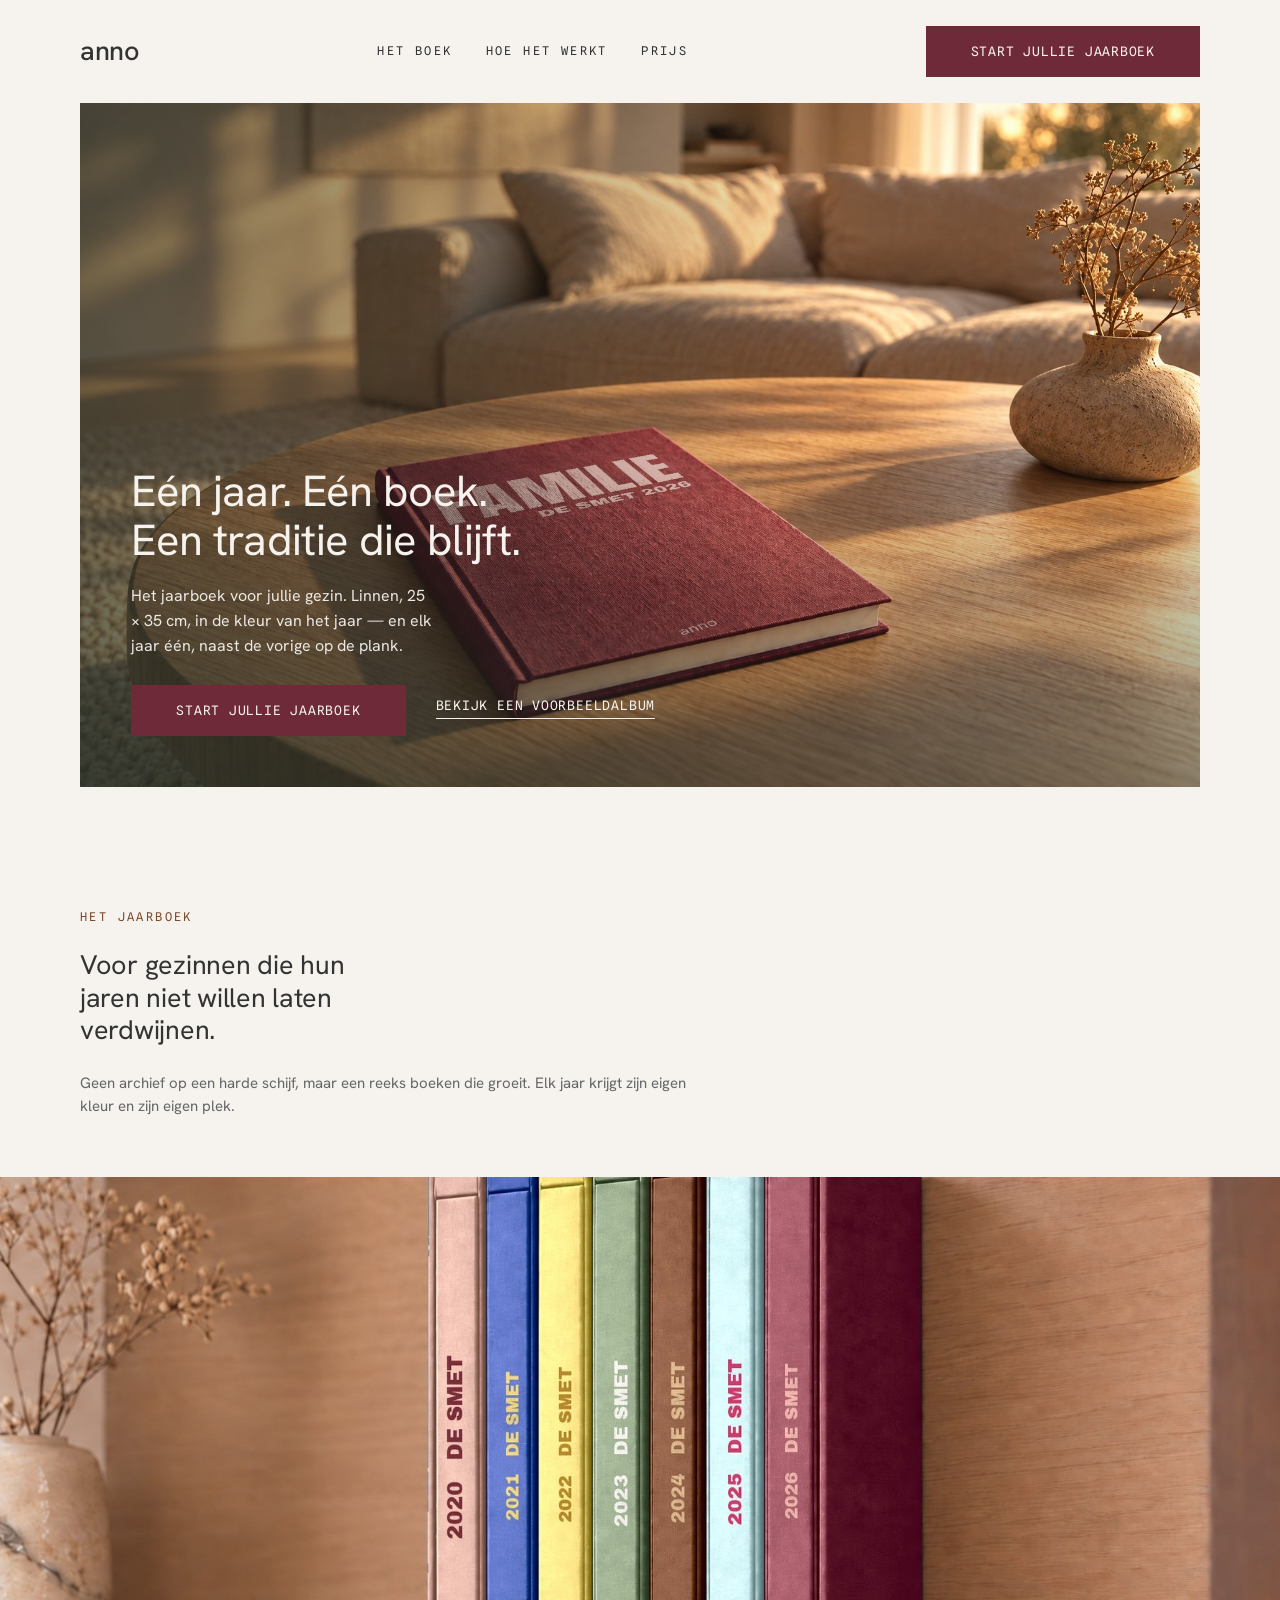
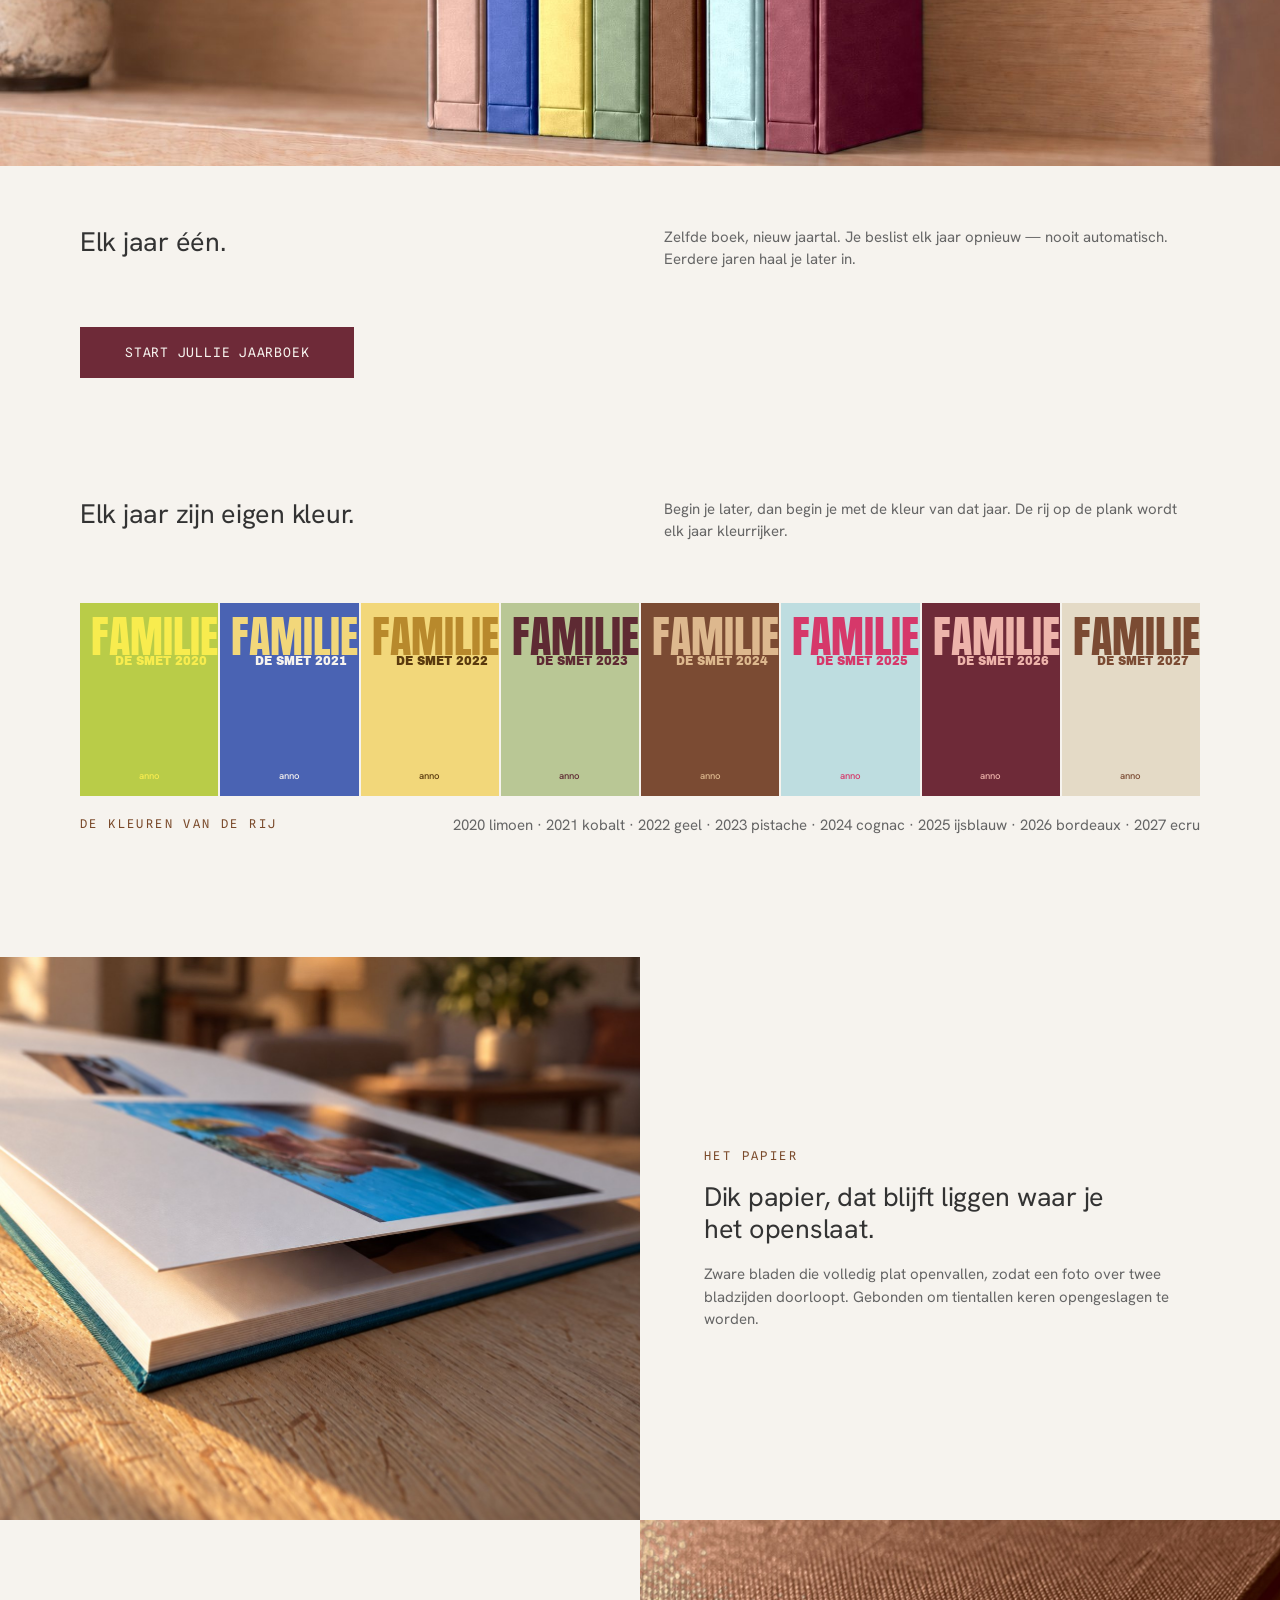
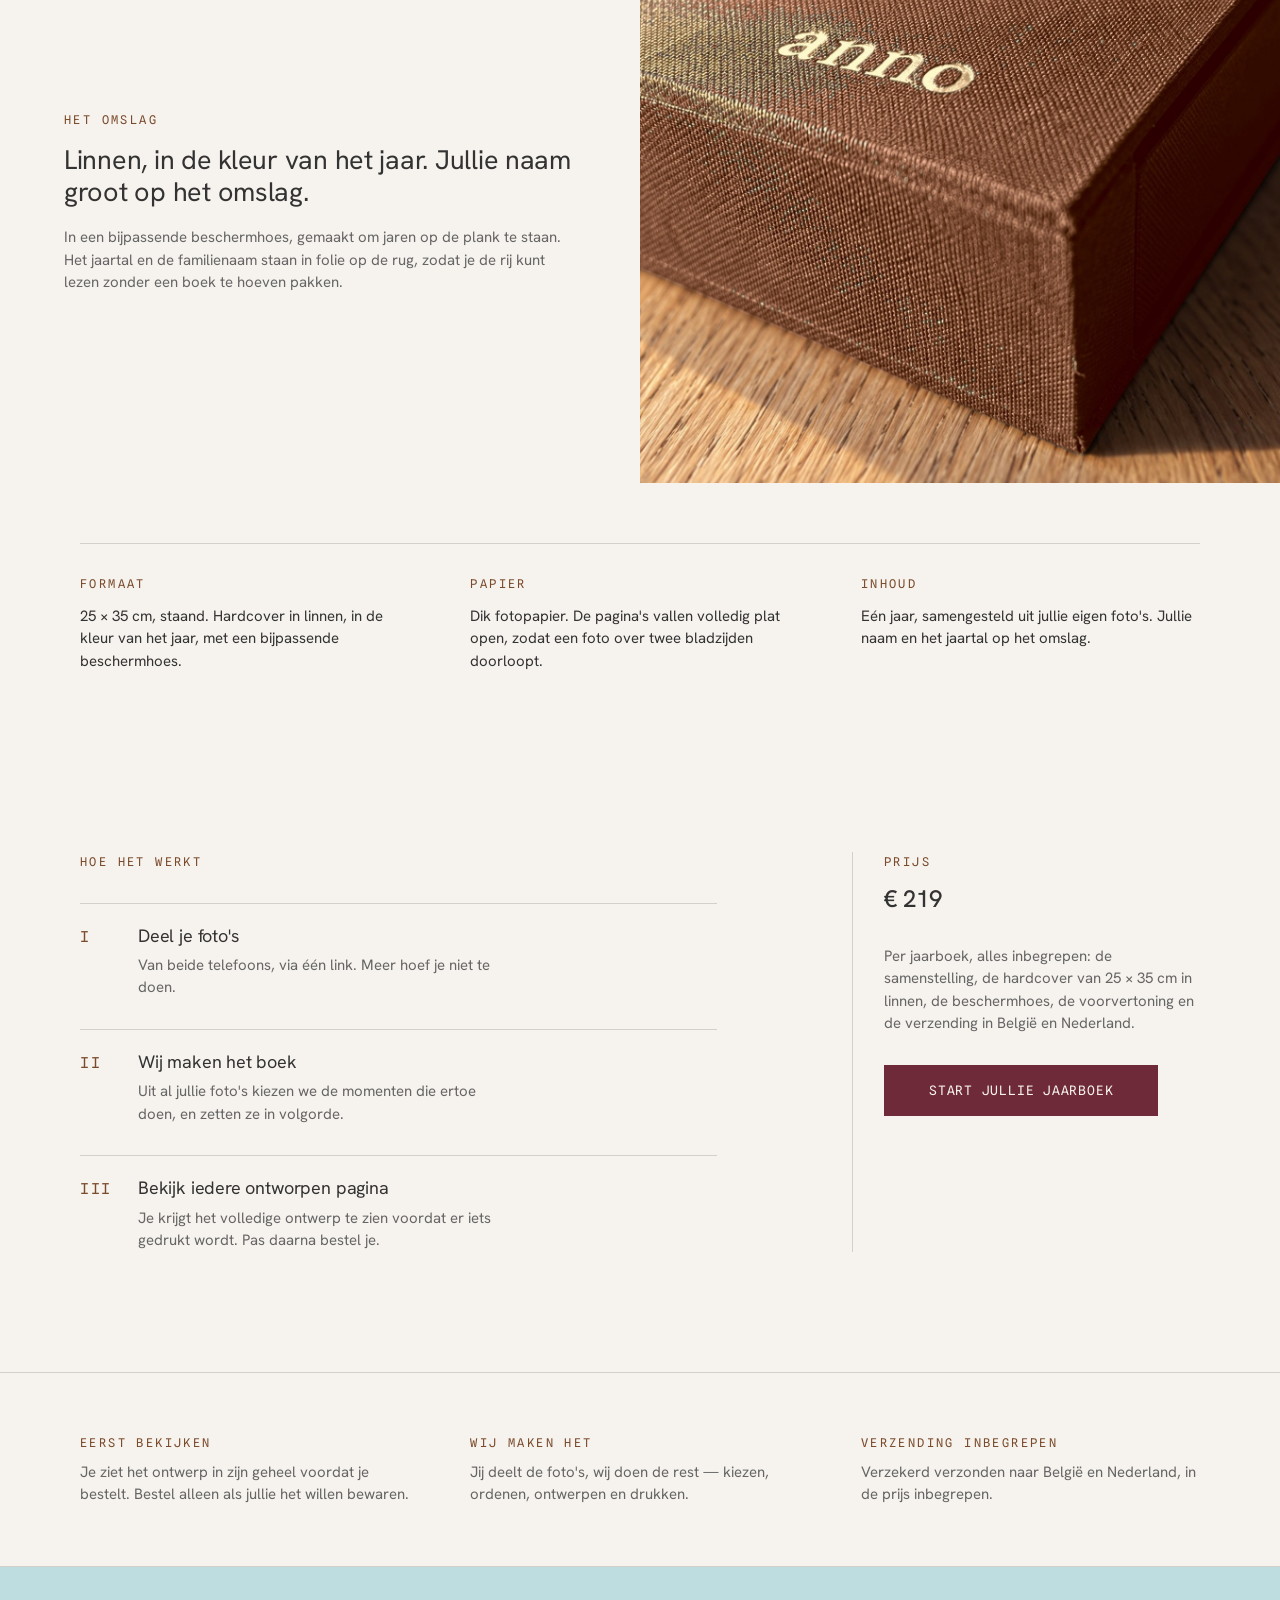
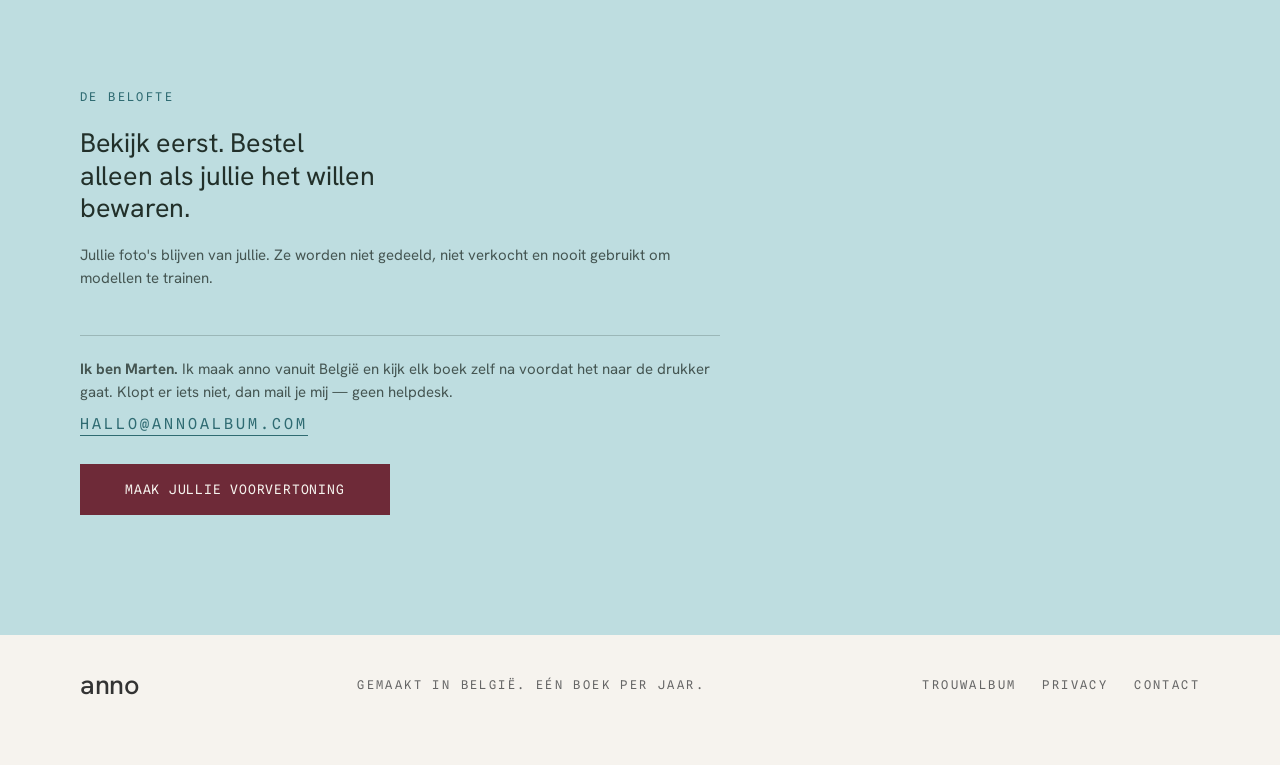
<file: index.html>
<!DOCTYPE html>
<html lang="nl">
<head>
<meta charset="utf-8">
<meta name="viewport" content="width=device-width, initial-scale=1">
<title>anno · het jaarboek voor jullie gezin</title>
<meta name="description" content="Eén jaar, één boek. Linnen in de kleur van het jaar, 25 × 35 cm, met jullie naam op het omslag — elk jaar één, naast de vorige op de plank.">
<link rel="canonical" href="https://annoalbum.com/">
<meta property="og:title" content="anno · het familie-album">
<meta property="og:description" content="Eén jaar. Eén boek. Een traditie die blijft.">
<meta property="og:image" content="https://annoalbum.com/img/familie-hero.jpg?v=4">
<link rel="icon" href="data:image/svg+xml,%3Csvg xmlns='http://www.w3.org/2000/svg' viewBox='0 0 64 64'%3E%3Crect width='64' height='64' rx='8' fill='%2322302A'/%3E%3Ctext x='32' y='44' font-family='Georgia,serif' font-size='36' fill='%23C7A867' text-anchor='middle'%3Ea%3C/text%3E%3C/svg%3E">
<script src="https://t.contentsquare.net/uxa/4c140775df5f2.js" defer></script>
<script async src="https://www.googletagmanager.com/gtag/js?id=G-5CLNJJ17B7"></script>
<script>window.dataLayer=window.dataLayer||[];function gtag(){dataLayer.push(arguments);}gtag('js',new Date());gtag('config','G-5CLNJJ17B7');</script>
<link rel="preconnect" href="https://fonts.googleapis.com"><link rel="preconnect" href="https://fonts.gstatic.com" crossorigin>
<link href="https://fonts.googleapis.com/css2?family=Anton&family=Archivo+Black&family=Hanken+Grotesk:wght@400;500&family=Spline+Sans+Mono:wght@400;500&display=swap" rel="stylesheet">
<link rel="stylesheet" href="assets/anno.css?v=4">
</head>
<body>

<nav class="nav">
  <a class="wordmark" href="/">anno</a>
  <div class="links mono">
    <a href="#boek">Het boek</a>
    <a href="#hoe">Hoe het werkt</a>
    <a href="#prijs">Prijs</a>
  </div>
  <a class="btn dark" href="https://upload.annoalbum.com/">Start jullie jaarboek</a>
</nav>

<!-- HERO — contained, inset by the page gutter -->
<header class="hero">
  <div class="frame">
    <img src="img/familie-hero.jpg?v=4" alt="Het familie-album in bordeaux linnen op een eiken salontafel, in laag avondlicht" style="object-position:center 62%">
    <div class="shade"></div>
  </div>
  <div class="in">
    <h1 class="h h1">Eén jaar. Eén boek.<br>Een traditie die blijft.</h1>
    <p class="lead">Het jaarboek voor jullie gezin. Linnen, 25 × 35 cm, in de kleur van het jaar — en elk jaar één, naast de vorige op de plank.</p>
    <div class="cta-pair">
      <a class="btn dark" href="https://upload.annoalbum.com/">Start jullie jaarboek</a>
      <a class="link" href="/voorbeeld/">Bekijk een voorbeeldalbum</a>
    </div>
  </div>
</header>

<!-- BELONGING -->
<section class="sec tight" id="boek">
  <div class="statement">
    <div class="mono eyebrow">Het jaarboek</div>
    <h2 class="h h2">Voor gezinnen die hun jaren niet willen laten verdwijnen.</h2>
    <p class="p soft" style="margin-top:4px">Geen archief op een harde schijf, maar een reeks boeken die groeit. Elk jaar krijgt zijn eigen kleur en zijn eigen plek.</p>
  </div>
</section>

<!-- THE ROW -->
<section>
  <img class="band" src="img/familie-row.jpg?v=4" alt="Zeven familie-albums naast elkaar op een eiken plank, elk jaar in zijn eigen kleur, met jaartal en naam op de rug" style="object-position:center 38%">
  <div class="caption">
    <h2 class="h h2">Elk jaar één.</h2>
    <p class="p soft">Zelfde boek, nieuw jaartal. Je beslist elk jaar opnieuw — nooit automatisch. Eerdere jaren haal je later in.</p>
    <a class="btn dark" style="grid-column:1/-1;justify-self:start;margin-top:8px" href="https://upload.annoalbum.com/">Start jullie jaarboek</a>
  </div>
</section>

<!-- THE SEVEN COLOURS, as a swatch row -->
<section class="sec">
  <div class="caption" style="padding:0 0 var(--sec-m)">
    <h2 class="h h2">Elk jaar zijn eigen kleur.</h2>
    <p class="p soft">Begin je later, dan begin je met de kleur van dat jaar. De rij op de plank wordt elk jaar kleurrijker.</p>
  </div>
  <div class="swatches">
    <div class="sw" style="background:#B9CC48"><div class="t" style="color:#F8EC4E">FAMILIE</div><div class="y" style="color:#F8EC4E">DE SMET 2020</div><div class="a" style="color:#F8EC4E">anno</div></div>
    <div class="sw" style="background:#4A63B3"><div class="t" style="color:#F2D77A">FAMILIE</div><div class="y" style="color:#F6F3EE">DE SMET 2021</div><div class="a" style="color:#F6F3EE">anno</div></div>
    <div class="sw" style="background:#F2D77A"><div class="t" style="color:#B8892C">FAMILIE</div><div class="y" style="color:#5A3A0E">DE SMET 2022</div><div class="a" style="color:#5A3A0E">anno</div></div>
    <div class="sw" style="background:#B9C795"><div class="t" style="color:#5E2A33">FAMILIE</div><div class="y" style="color:#5E2A33">DE SMET 2023</div><div class="a" style="color:#5E2A33">anno</div></div>
    <div class="sw" style="background:#7B4B33"><div class="t" style="color:#DDB88E">FAMILIE</div><div class="y" style="color:#DDB88E">DE SMET 2024</div><div class="a" style="color:#DDB88E">anno</div></div>
    <div class="sw" style="background:#BEDDE0"><div class="t" style="color:#D6386A">FAMILIE</div><div class="y" style="color:#D6386A">DE SMET 2025</div><div class="a" style="color:#D6386A">anno</div></div>
    <div class="sw" style="background:#6E2A38"><div class="t" style="color:#EDB3AA">FAMILIE</div><div class="y" style="color:#EDB3AA">DE SMET 2026</div><div class="a" style="color:#EDB3AA">anno</div></div>
    <div class="sw" style="background:#E4DAC6"><div class="t" style="color:#7B4B33">FAMILIE</div><div class="y" style="color:#7B4B33">DE SMET 2027</div><div class="a" style="color:#7B4B33">anno</div></div>
  </div>
  <div class="swatch-cap"><div class="mono eyebrow">De kleuren van de rij</div><span>2020 limoen · 2021 kobalt · 2022 geel · 2023 pistache · 2024 cognac · 2025 ijsblauw · 2026 bordeaux · 2027 ecru</span></div>
</section>

<!-- THE PAPER -->
<section class="split">
  <img src="img/familie-pages.jpg?v=5" alt="Het album open, met strijklicht over de dikke bladranden">
  <div class="txt">
    <div class="mono eyebrow">Het papier</div>
    <h2 class="h h2">Dik papier, dat blijft liggen waar je het openslaat.</h2>
    <p class="p soft">Zware bladen die volledig plat openvallen, zodat een foto over twee bladzijden doorloopt. Gebonden om tientallen keren opengeslagen te worden.</p>
  </div>
</section>

<!-- THE OBJECT -->
<section class="split rev">
  <div class="txt">
    <div class="mono eyebrow">Het omslag</div>
    <h2 class="h h2">Linnen, in de kleur van het jaar. Jullie naam groot op het omslag.</h2>
    <p class="p soft">In een bijpassende beschermhoes, gemaakt om jaren op de plank te staan. Het jaartal en de familienaam staan in folie op de rug, zodat je de rij kunt lezen zonder een boek te hoeven pakken.</p>
  </div>
  <img src="img/familie-corner.jpg?v=5" alt="De hoek van het omslag: geweven linnen, de scherpe hoek en anno in folie" style="object-position:center 45%">
</section>

<section class="sec tight">
  <div class="specs">
    <div><div class="mono eyebrow k">Formaat</div><div class="v">25 × 35 cm, staand. Hardcover in linnen, in de kleur van het jaar, met een bijpassende beschermhoes.</div></div>
    <div><div class="mono eyebrow k">Papier</div><div class="v">Dik fotopapier. De pagina's vallen volledig plat open, zodat een foto over twee bladzijden doorloopt.</div></div>
    <div><div class="mono eyebrow k">Inhoud</div><div class="v">Eén jaar, samengesteld uit jullie eigen foto's. Jullie naam en het jaartal op het omslag.</div></div>
  </div>
</section>

<!-- HOW IT WORKS + PRICE -->
<section class="sec howprice" id="hoe">
  <div class="how">
    <div class="mono eyebrow">Hoe het werkt</div>
    <div class="step"><div class="n">I</div><div><h3 class="h h3">Deel je foto's</h3><p>Van beide telefoons, via één link. Meer hoef je niet te doen.</p></div></div>
    <div class="step"><div class="n">II</div><div><h3 class="h h3">Wij maken het boek</h3><p>Uit al jullie foto's kiezen we de momenten die ertoe doen, en zetten ze in volgorde.</p></div></div>
    <div class="step"><div class="n">III</div><div><h3 class="h h3">Bekijk iedere ontworpen pagina</h3><p>Je krijgt het volledige ontwerp te zien voordat er iets gedrukt wordt. Pas daarna bestel je.</p></div></div>
  </div>
  <div class="price" id="prijs">
    <div class="mono eyebrow" style="margin-bottom:10px">Prijs</div>
    <div class="amount">€ 219</div>
    <p>Per jaarboek, alles inbegrepen: de samenstelling, de hardcover van 25 × 35 cm in linnen, de beschermhoes, de voorvertoning en de verzending in België en Nederland.</p>
    <a class="btn dark" href="https://upload.annoalbum.com/">Start jullie jaarboek</a>
  </div>
</section>

<!-- SERVICE BAND — courtesy stated as fact -->
<div class="service">
  <div><div class="mono eyebrow k">Eerst bekijken</div><p>Je ziet het ontwerp in zijn geheel voordat je bestelt. Bestel alleen als jullie het willen bewaren.</p></div>
  <div><div class="mono eyebrow k">Wij maken het</div><p>Jij deelt de foto's, wij doen de rest — kiezen, ordenen, ontwerpen en drukken.</p></div>
  <div><div class="mono eyebrow k">Verzending inbegrepen</div><p>Verzekerd verzonden naar België en Nederland, in de prijs inbegrepen.</p></div>
</div>

<!-- THE ONE SATURATED SECTION -->
<section class="promise" id="privacy">
  <div class="in">
    <div class="mono">De belofte</div>
    <h2 class="h h2">Bekijk eerst. Bestel alleen als jullie het willen bewaren.</h2>
    <p>Jullie foto's blijven van jullie. Ze worden niet gedeeld, niet verkocht en nooit gebruikt om modellen te trainen.</p>
    <div class="founder">
      <p><strong>Ik ben Marten.</strong> Ik maak anno vanuit België en kijk elk boek zelf na voordat het naar de drukker gaat. Klopt er iets niet, dan mail je mij — geen helpdesk.</p>
      <p class="mono" style="margin-top:10px"><a href="mailto:hallo@annoalbum.com">hallo@annoalbum.com</a></p>
    </div>
    <a class="btn dark" style="margin-top:8px" href="https://upload.annoalbum.com/">Maak jullie voorvertoning</a>
  </div>
</section>

<footer class="foot">
  <div class="wordmark">anno</div>
  <div class="mono">Gemaakt in België. Eén boek per jaar.</div>
  <div class="links mono"><a href="trouw/">Trouwalbum</a><a href="#privacy">Privacy</a><a href="mailto:hallo@annoalbum.com">Contact</a></div>
</footer>

</body>
</html>
</file>
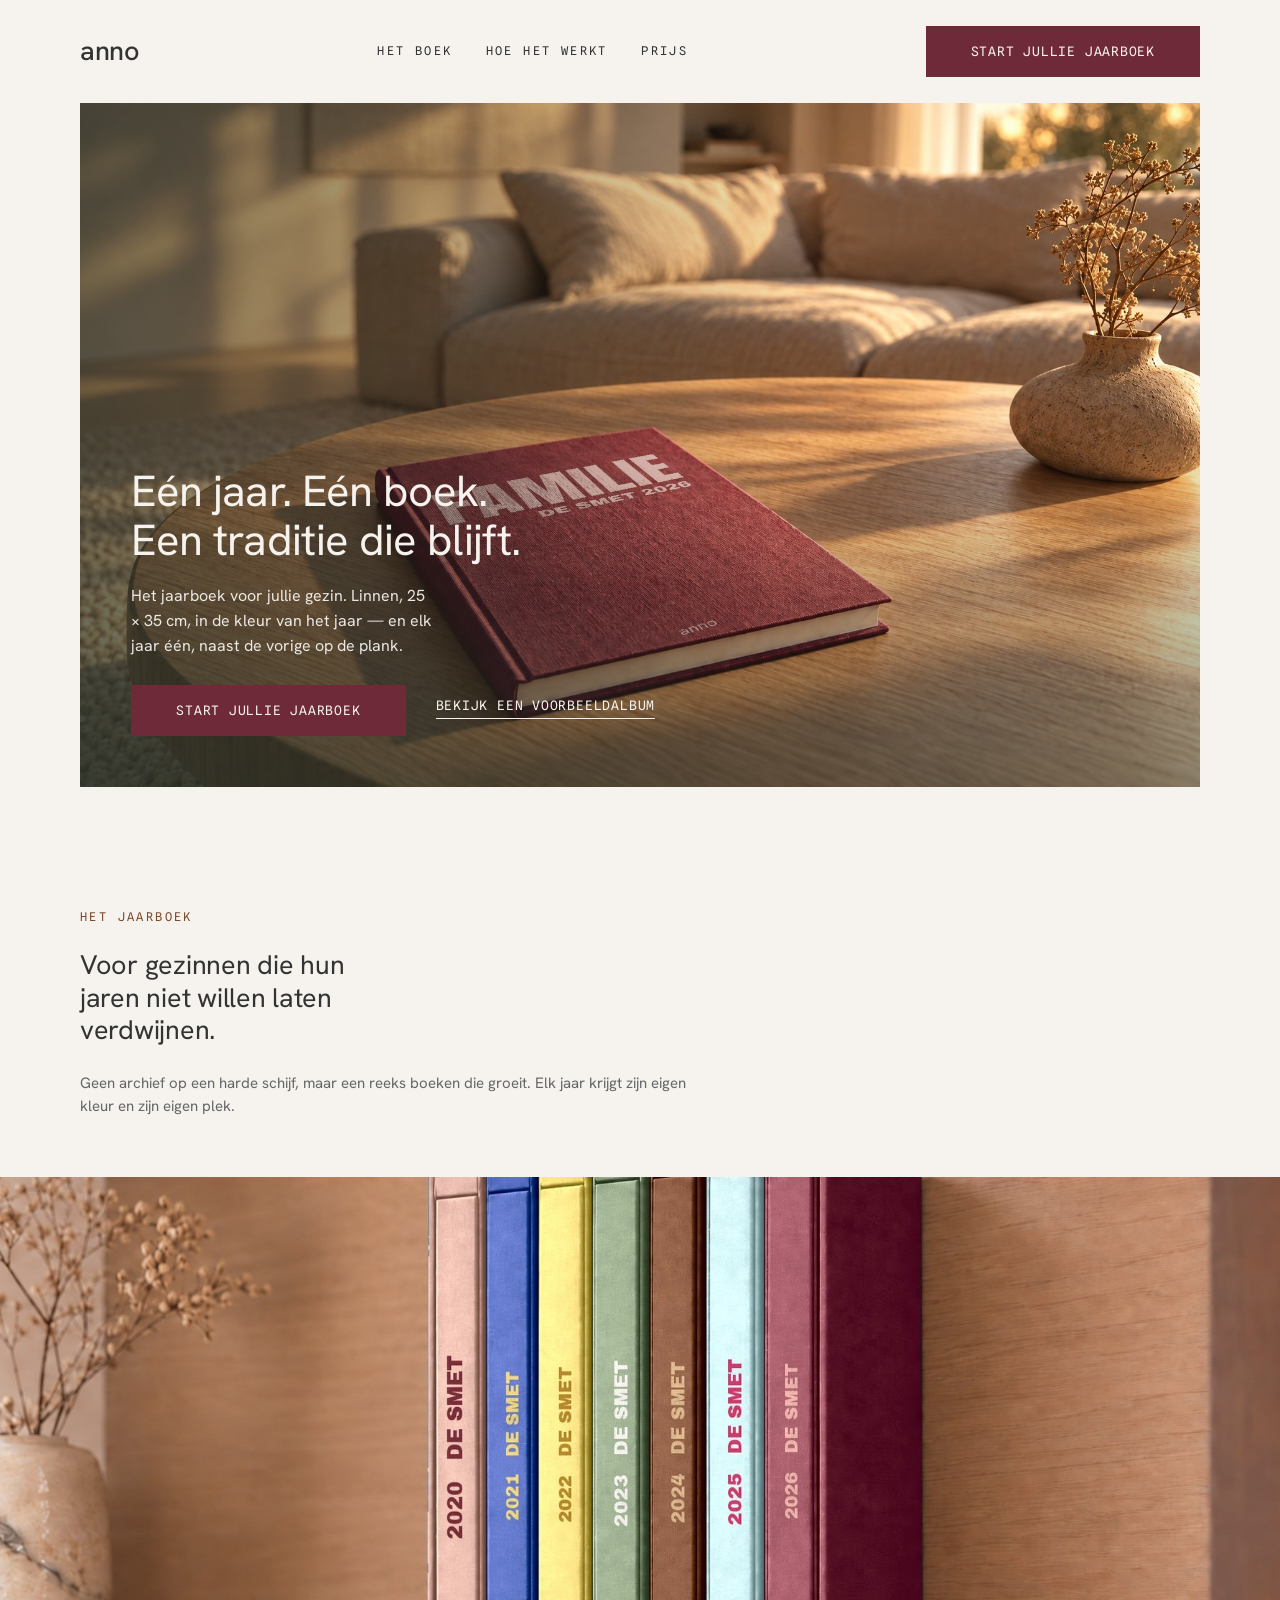
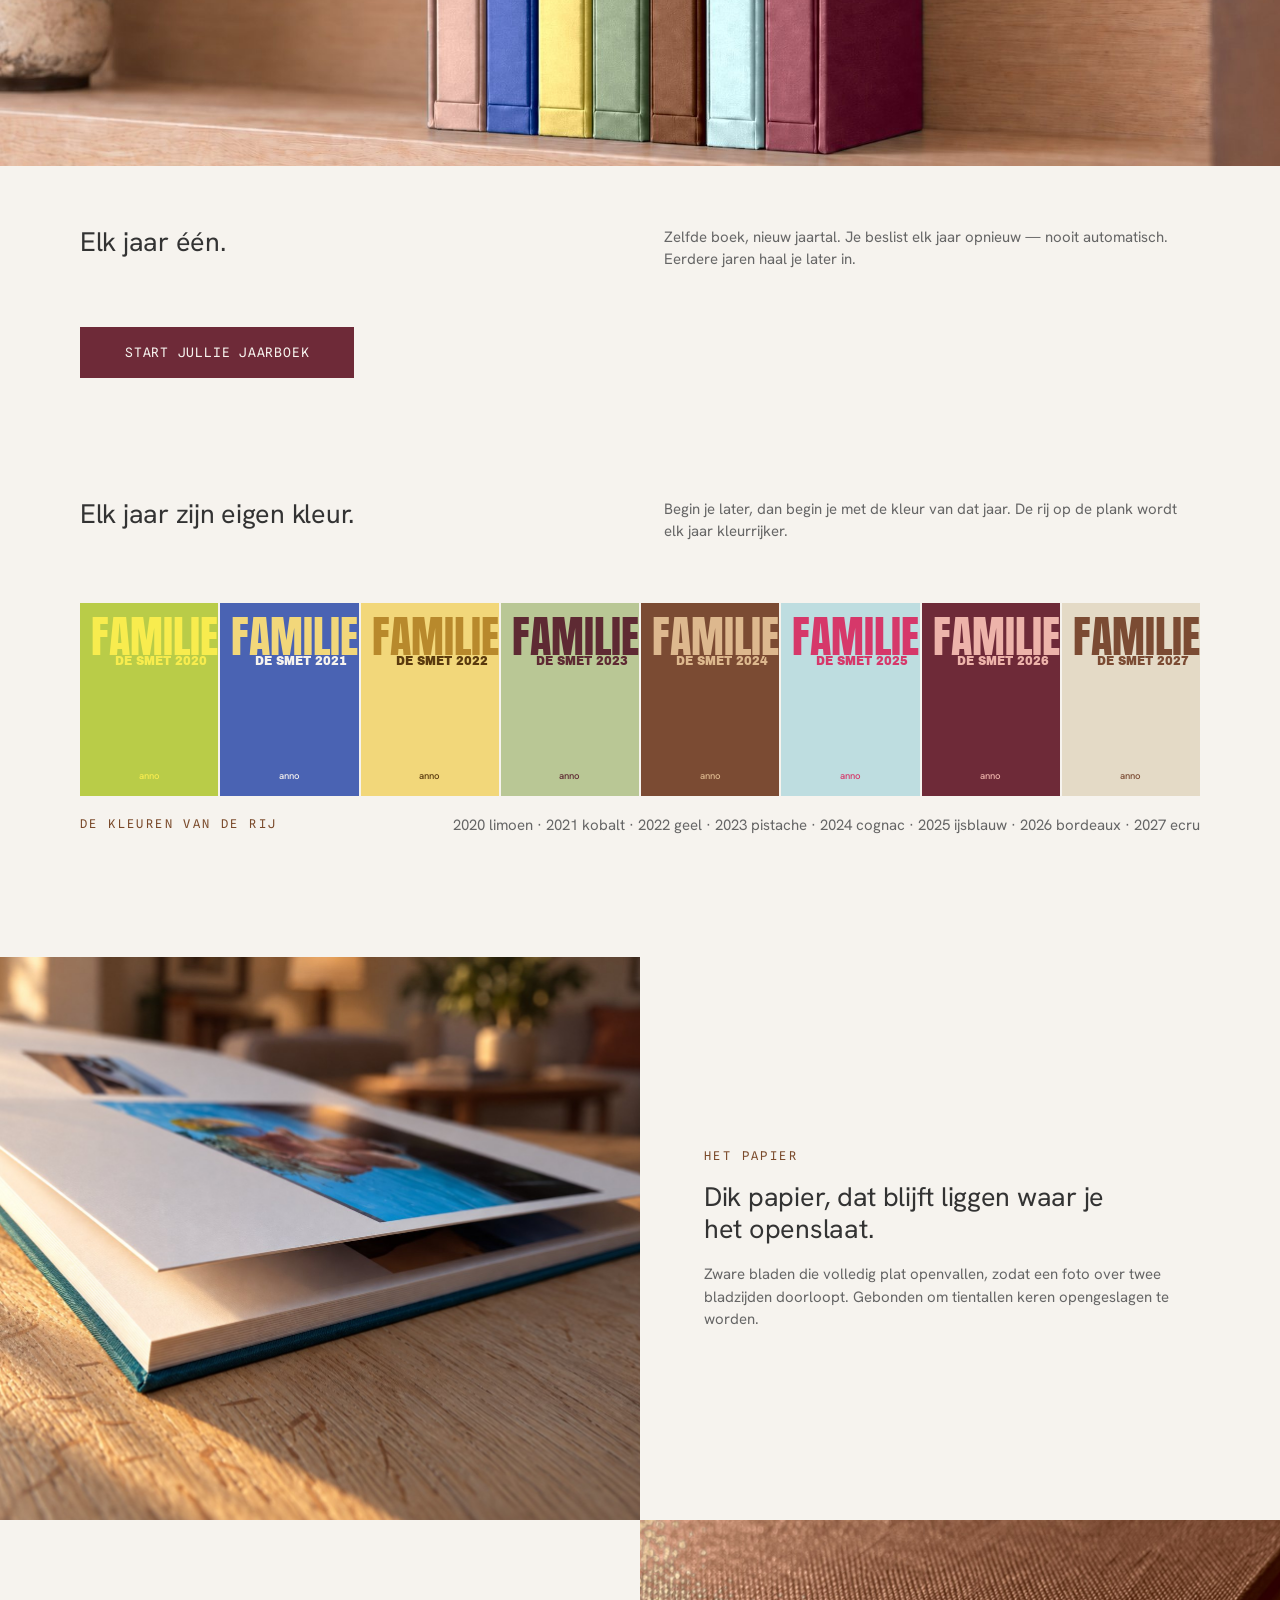
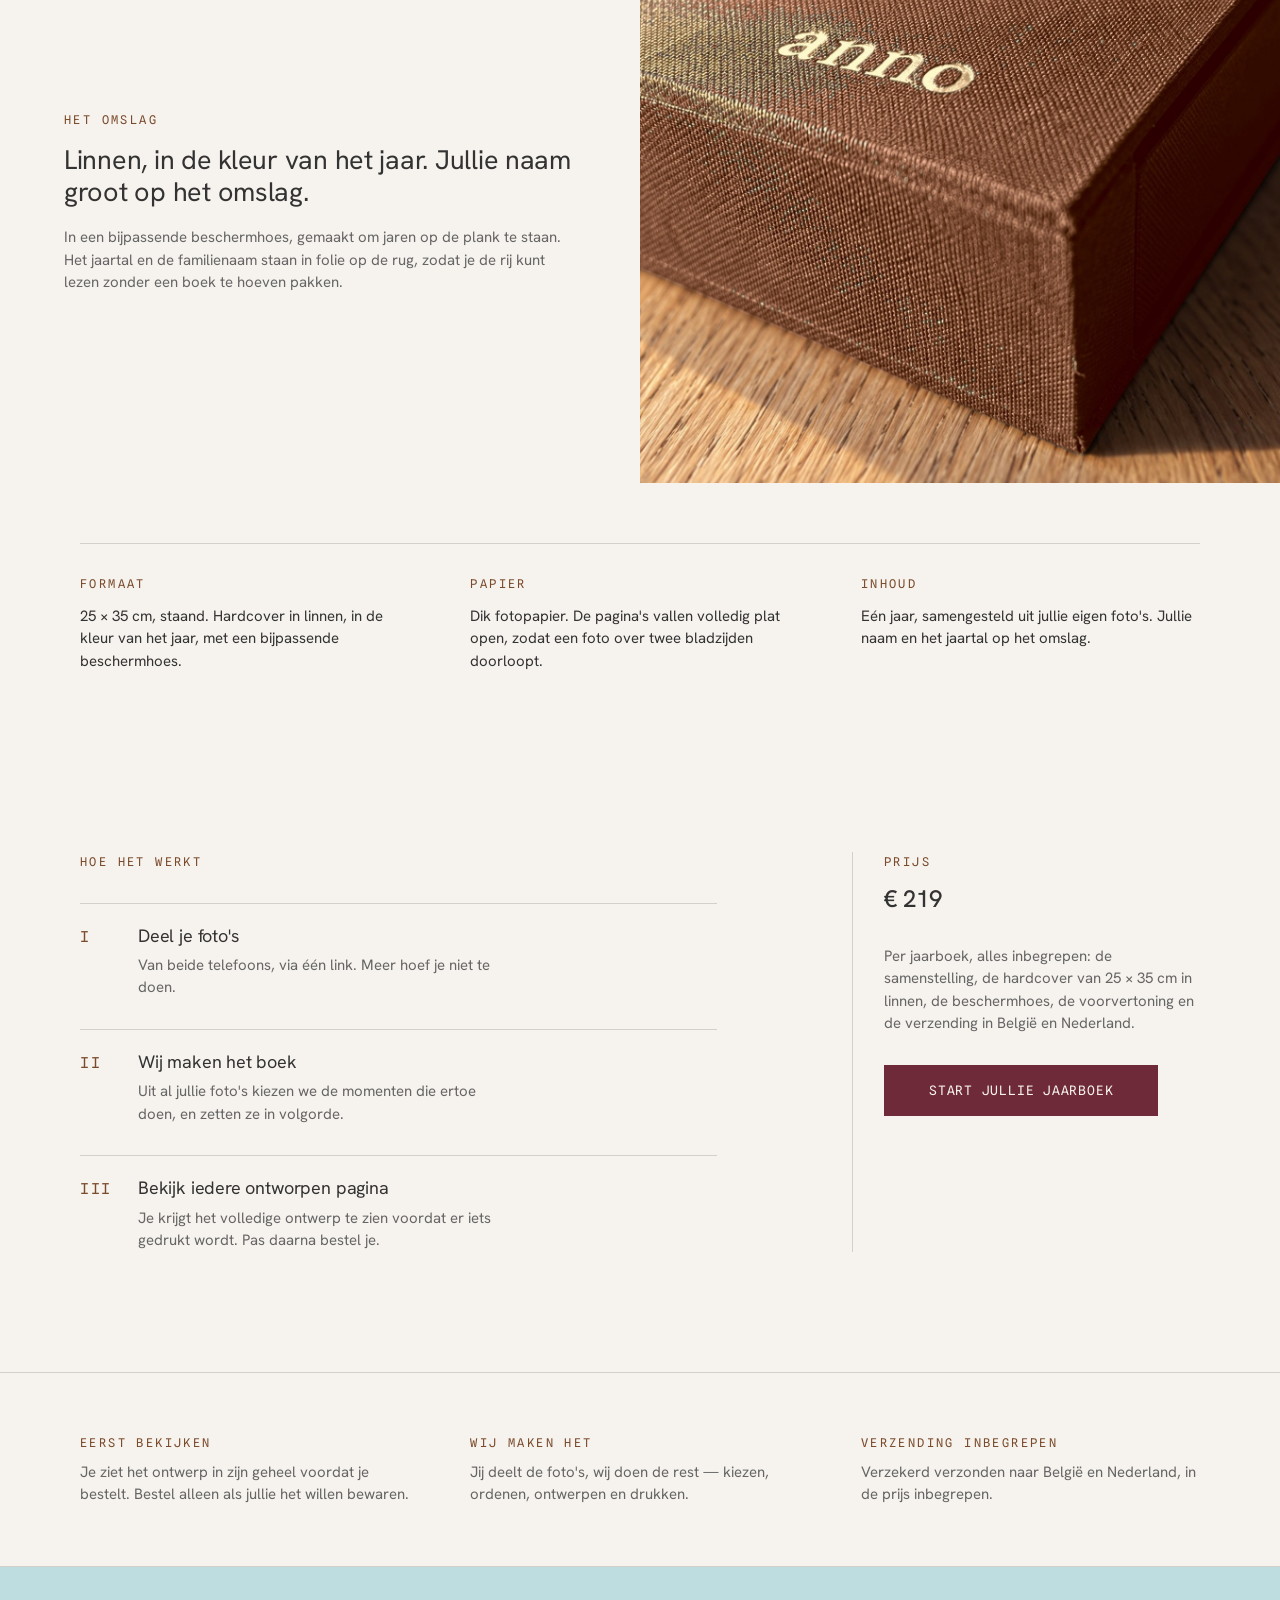
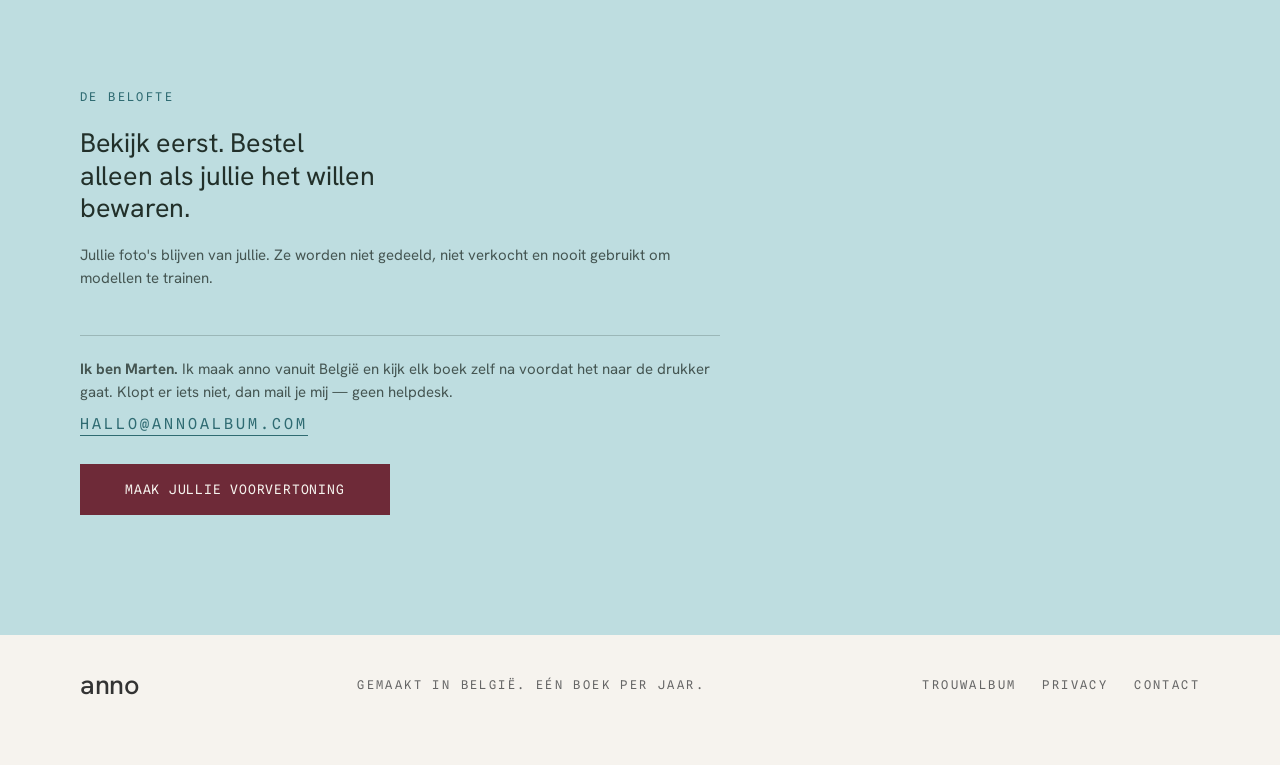
<file: familie/index.html>
<!DOCTYPE html>
<html lang="nl">
<head>
<meta charset="utf-8">
<meta name="viewport" content="width=device-width, initial-scale=1">
<title>anno · het familie-album</title>
<link rel="canonical" href="https://annoalbum.com/">
<meta name="robots" content="noindex">
<meta http-equiv="refresh" content="0; url=/">
<script>location.replace('/');</script>
</head>
<body style="font-family:'Hanken Grotesk',Arial,sans-serif;background:#F6F3EE;color:#333;padding:48px">
<p>Het familie-album staat nu op de <a href="/" style="color:#7A4A2B">homepage</a>.</p>
</body>
</html>
</file>
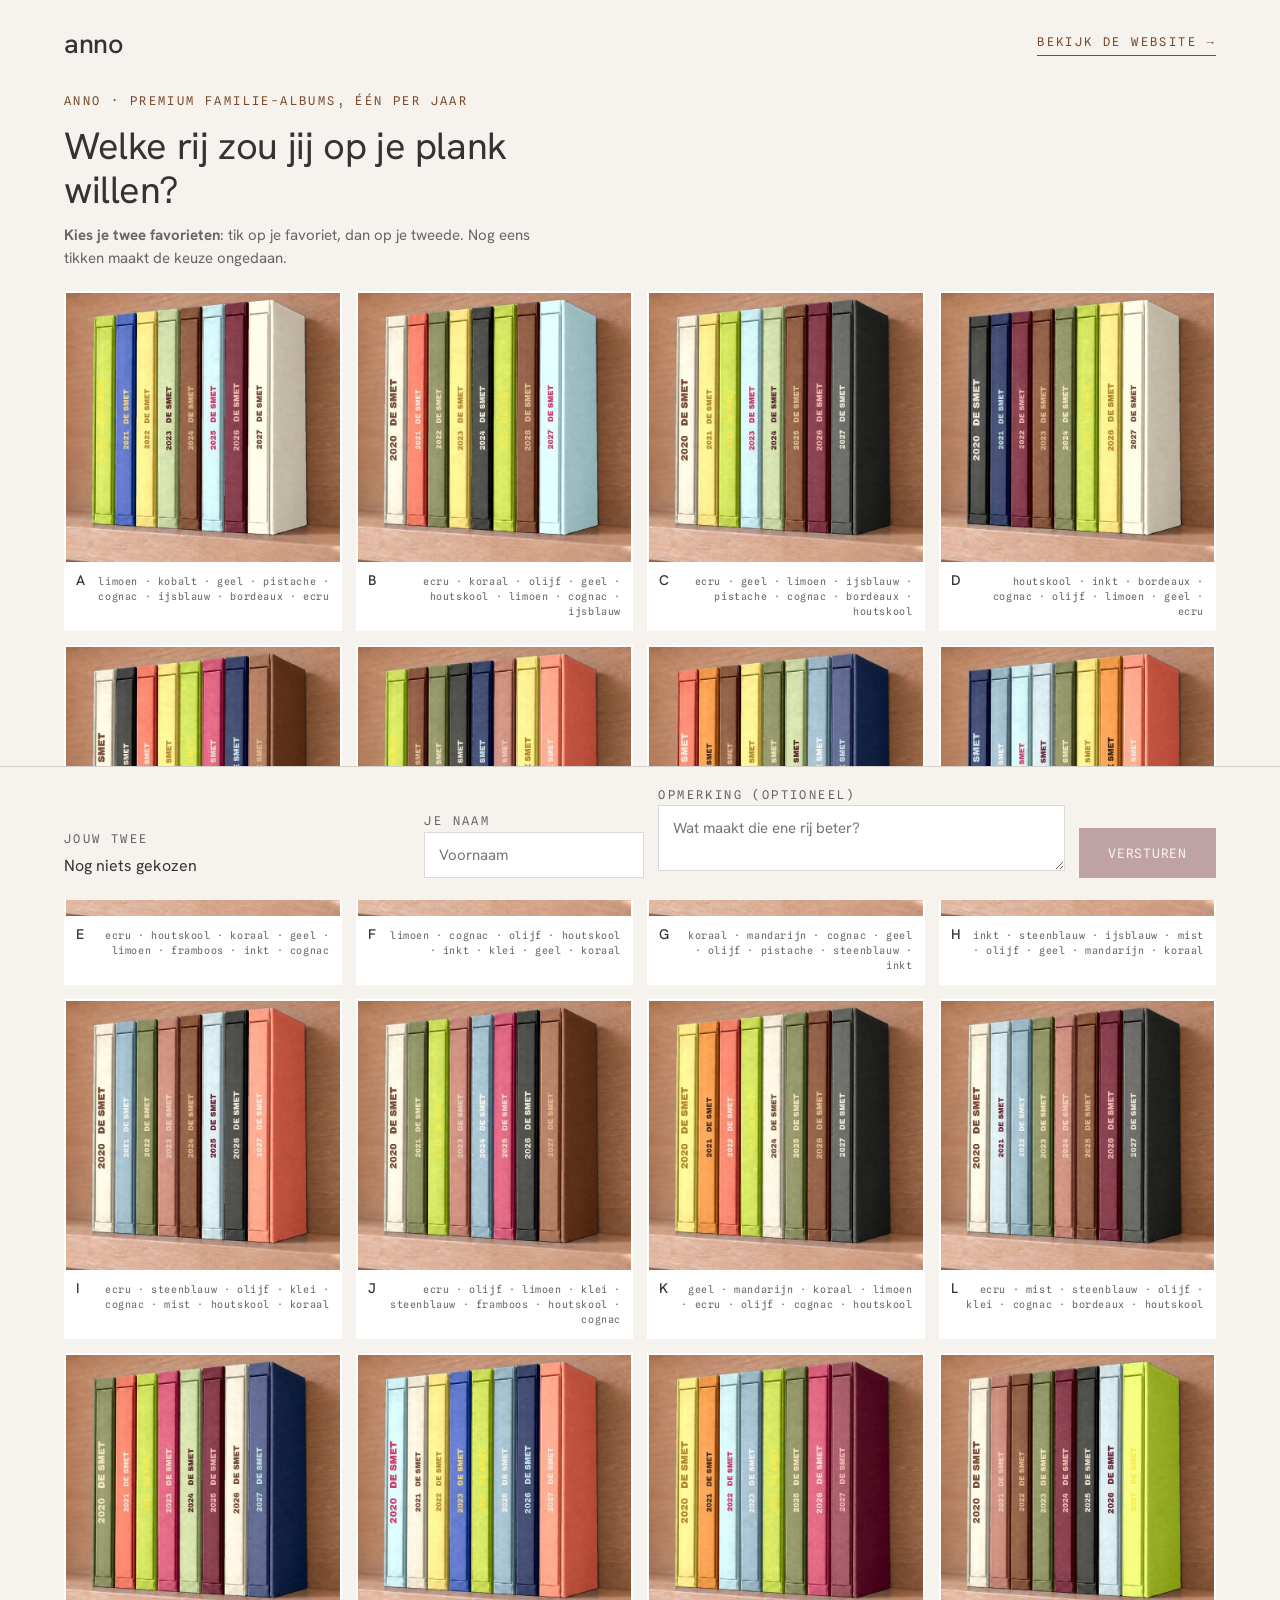
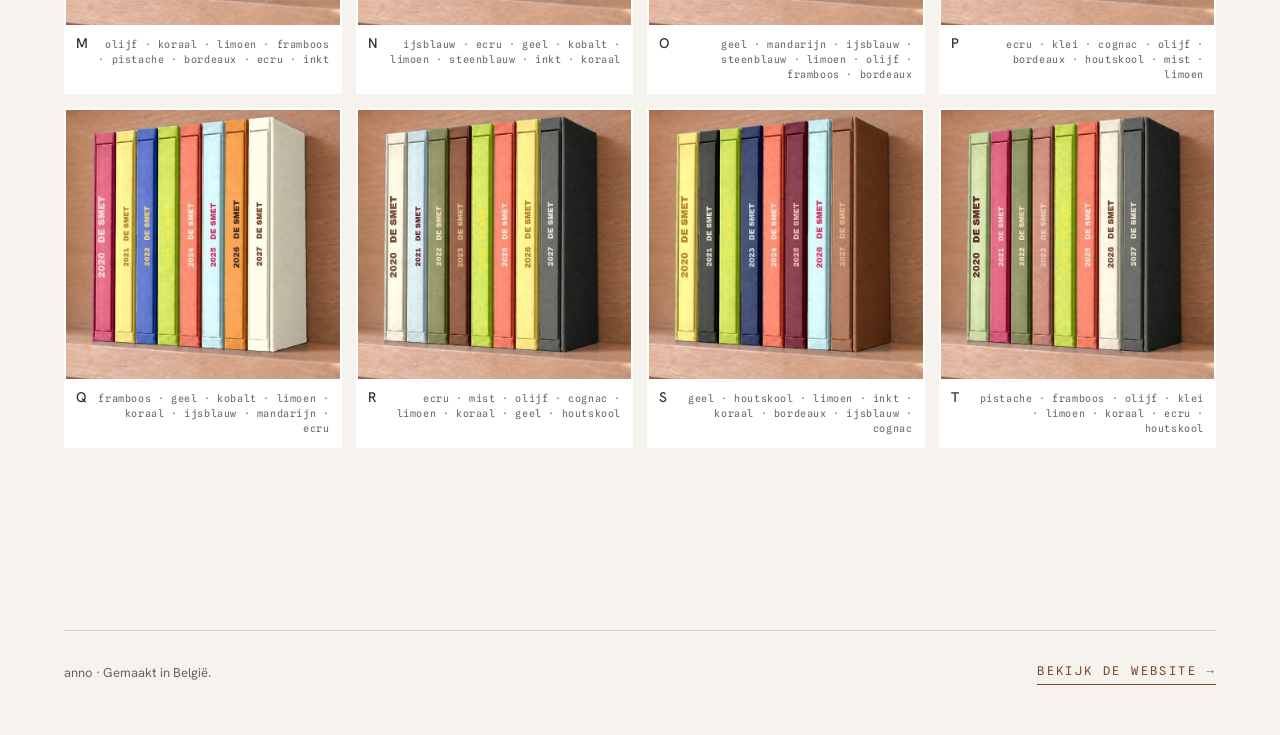
<file: kleuren/index.html>
<!DOCTYPE html>
<html lang="nl">
<head>
<meta charset="utf-8">
<meta name="viewport" content="width=device-width, initial-scale=1">
<title>anno · welke rij vind jij de mooiste?</title>
<meta name="robots" content="noindex, nofollow">
<meta name="description" content="Help ons kiezen: welke kleurvolgorde van de anno jaarboeken vind jij het mooist?">
<link rel="icon" href="data:image/svg+xml,%3Csvg xmlns='http://www.w3.org/2000/svg' viewBox='0 0 64 64'%3E%3Crect width='64' height='64' rx='8' fill='%2322302A'/%3E%3Ctext x='32' y='44' font-family='Georgia,serif' font-size='36' fill='%23C7A867' text-anchor='middle'%3Ea%3C/text%3E%3C/svg%3E">
<link rel="preconnect" href="https://fonts.googleapis.com"><link rel="preconnect" href="https://fonts.gstatic.com" crossorigin>
<link href="https://fonts.googleapis.com/css2?family=Hanken+Grotesk:wght@400;500&family=Spline+Sans+Mono:wght@400;500&display=swap" rel="stylesheet">
<style>
:root{--bone:#F6F3EE;--ink:#333;--soft:#666;--line:rgba(51,51,51,.18);--pine:#22302A;--bordeaux:#6E2A38;--cognac:#7A4A2B;--pad:20px}
@media(min-width:760px){:root{--pad:40px}}
@media(min-width:1100px){:root{--pad:64px}}
*{box-sizing:border-box;margin:0;padding:0}
body{background:var(--bone);color:var(--ink);font-family:'Hanken Grotesk',system-ui,sans-serif;font-size:15px;line-height:1.5;-webkit-font-smoothing:antialiased}
img{display:block;max-width:100%}
.wrap{max-width:1440px;margin:0 auto;padding:0 var(--pad)}
.mono{font-family:'Spline Sans Mono',monospace;text-transform:uppercase;letter-spacing:.2em;font-size:12px;line-height:1.7}
.eyebrow{color:var(--cognac)}
.topnav{display:flex;justify-content:space-between;align-items:center;gap:20px;padding:24px 0 0}
.wordmark{font-size:27px;font-weight:500;letter-spacing:-.012em;color:var(--ink);text-decoration:none}
a.tolink{color:var(--cognac);text-decoration:none;border-bottom:1px solid currentColor;padding-bottom:3px;white-space:nowrap}
a.tolink:hover{color:var(--bordeaux)}
header{padding:26px 0 22px}
h1{font-weight:400;font-size:clamp(26px,3vw,38px);line-height:1.15;letter-spacing:-.01em;margin:14px 0 12px;max-width:22ch}
header p{color:var(--soft);max-width:60ch}
header p+p{margin-top:12px}

.grid{display:grid;grid-template-columns:repeat(4,minmax(0,1fr));gap:14px;padding-bottom:28px}
@media(max-width:1100px){.grid{grid-template-columns:repeat(3,minmax(0,1fr))}}
@media(max-width:700px){.grid{grid-template-columns:repeat(2,minmax(0,1fr));gap:10px}}
.card{position:relative;border:2px solid transparent;background:#fff;cursor:pointer;transition:border-color .18s,transform .18s}
.card:hover{transform:translateY(-2px)}
.card img{width:100%}
.card .cap{display:flex;justify-content:space-between;gap:8px;padding:8px 10px 10px;align-items:baseline}
.card .cap b{font-weight:500;font-size:14px}
.card .cap span{font-family:'Spline Sans Mono',monospace;font-size:10px;letter-spacing:.06em;color:var(--soft);text-align:right}
.card.on{border-color:var(--bordeaux)}
.rank{position:absolute;top:8px;left:8px;width:34px;height:34px;border-radius:50%;background:var(--bordeaux);color:var(--bone);
      display:none;align-items:center;justify-content:center;font-weight:500;font-size:16px}
.card.on .rank{display:flex}

.panel{position:sticky;bottom:0;background:var(--bone);border-top:1px solid var(--line);padding:16px var(--pad) 22px;margin:0 calc(var(--pad)*-1)}
.panel .in{max-width:1440px;margin:0 auto;display:flex;gap:14px;align-items:flex-end;flex-wrap:wrap}
.chosen{flex:1 1 260px;min-width:0}
.chosen .mono{color:var(--soft)}
.chosen .list{font-size:16px;margin-top:4px}
label{display:block}
label .mono{color:var(--soft);margin-bottom:6px}
input,textarea{font-family:inherit;font-size:15px;color:var(--ink);background:#fff;border:1px solid var(--line);border-radius:0;padding:12px 14px;width:100%}
textarea{min-height:46px;resize:vertical}
.f-name{flex:0 1 220px}.f-note{flex:1 1 320px}
button{font-family:'Spline Sans Mono',monospace;font-size:13px;text-transform:uppercase;letter-spacing:.06em;
       padding:16px 28px;border:1px solid var(--bordeaux);border-radius:0;background:var(--bordeaux);color:var(--bone);cursor:pointer;
       transition:background .2s,color .2s}
button:hover:not(:disabled){background:transparent;color:var(--bordeaux)}
button:disabled{opacity:.4;cursor:not-allowed}
.done{display:none;padding:40px 0 80px}
.done h2{font-weight:400;font-size:26px;margin-bottom:12px}
.done .send{display:flex;gap:12px;flex-wrap:wrap;margin-top:20px}
.done a.btn{display:inline-block;font-family:'Spline Sans Mono',monospace;font-size:13px;text-transform:uppercase;letter-spacing:.06em;
            padding:16px 28px;border:1px solid var(--pine);color:var(--pine);text-decoration:none}
.done a.btn.fill{background:var(--pine);color:var(--bone)}
pre{white-space:pre-wrap;background:#fff;border:1px solid var(--line);padding:16px;margin-top:18px;font-family:'Spline Sans Mono',monospace;font-size:12.5px;line-height:1.7}
footer{padding:30px 0 50px;color:var(--soft);font-size:13px;border-top:1px solid var(--line);margin-top:20px;
        display:flex;justify-content:space-between;align-items:center;gap:18px;flex-wrap:wrap}
</style>
</head>
<body>
<div class="wrap">

<nav class="topnav">
  <a class="wordmark" href="/">anno</a>
  <a class="tolink mono" href="/">Bekijk de website →</a>
</nav>

<header>
  <div class="mono eyebrow">anno · premium familie-albums, één per jaar</div>
  <h1>Welke rij zou jij op je plank willen?</h1>
  <p><strong>Kies je twee favorieten</strong>: tik op je favoriet, dan op je tweede. Nog eens tikken maakt de keuze ongedaan.</p>
</header>

<div class="grid" id="grid"></div>

<div class="panel">
  <div class="in">
    <div class="chosen">
      <div class="mono">Jouw twee</div>
      <div class="list" id="chosen">Nog niets gekozen</div>
    </div>
    <label class="f-name"><span class="mono">Je naam</span><input id="naam" placeholder="Voornaam" autocomplete="name"></label>
    <label class="f-note"><span class="mono">Opmerking (optioneel)</span><textarea id="opm" placeholder="Wat maakt die ene rij beter?"></textarea></label>
    <button id="send" disabled>Versturen</button>
  </div>
</div>

<section class="done" id="done">
  <h2 id="done-title">Bedankt — je keuze is verstuurd.</h2>
  <p id="done-sub">Fijn dat je even keek. Wil je zien wat het is? <a class="tolink mono" href="/">Bekijk de website →</a></p>
  <div class="send" id="fallback" style="display:none">
    <a class="btn fill" id="wa" target="_blank" rel="noopener">Via WhatsApp</a>
    <a class="btn" id="mail">Via e-mail</a>
    <a class="btn" id="copy" href="#">Kopieer de tekst</a>
  </div>
  <pre id="summary" style="display:none"></pre>
</section>

<footer><span>anno · Gemaakt in België.</span> <a class="tolink mono" href="/">Bekijk de website →</a></footer>
</div>

<script>
const V = [
 ["A","limoen · kobalt · geel · pistache · cognac · ijsblauw · bordeaux · ecru"],
 ["B","ecru · koraal · olijf · geel · houtskool · limoen · cognac · ijsblauw"],
 ["C","ecru · geel · limoen · ijsblauw · pistache · cognac · bordeaux · houtskool"],
 ["D","houtskool · inkt · bordeaux · cognac · olijf · limoen · geel · ecru"],
 ["E","ecru · houtskool · koraal · geel · limoen · framboos · inkt · cognac"],
 ["F","limoen · cognac · olijf · houtskool · inkt · klei · geel · koraal"],
 ["G","koraal · mandarijn · cognac · geel · olijf · pistache · steenblauw · inkt"],
 ["H","inkt · steenblauw · ijsblauw · mist · olijf · geel · mandarijn · koraal"],
 ["I","ecru · steenblauw · olijf · klei · cognac · mist · houtskool · koraal"],
 ["J","ecru · olijf · limoen · klei · steenblauw · framboos · houtskool · cognac"],
 ["K","geel · mandarijn · koraal · limoen · ecru · olijf · cognac · houtskool"],
 ["L","ecru · mist · steenblauw · olijf · klei · cognac · bordeaux · houtskool"],
 ["M","olijf · koraal · limoen · framboos · pistache · bordeaux · ecru · inkt"],
 ["N","ijsblauw · ecru · geel · kobalt · limoen · steenblauw · inkt · koraal"],
 ["O","geel · mandarijn · ijsblauw · steenblauw · limoen · olijf · framboos · bordeaux"],
 ["P","ecru · klei · cognac · olijf · bordeaux · houtskool · mist · limoen"],
 ["Q","framboos · geel · kobalt · limoen · koraal · ijsblauw · mandarijn · ecru"],
 ["R","ecru · mist · olijf · cognac · limoen · koraal · geel · houtskool"],
 ["S","geel · houtskool · limoen · inkt · koraal · bordeaux · ijsblauw · cognac"],
 ["T","pistache · framboos · olijf · klei · limoen · koraal · ecru · houtskool"]
];
const picks = [];
const grid = document.getElementById('grid');
V.forEach(([k, order]) => {
  const c = document.createElement('div');
  c.className = 'card'; c.dataset.k = k;
  c.innerHTML = `<div class="rank"></div><img src="../img/kleuren/${k}.jpg" alt="Rij ${k}" loading="lazy">
                 <div class="cap"><b>${k}</b><span>${order}</span></div>`;
  c.addEventListener('click', () => toggle(k));
  grid.appendChild(c);
});
function toggle(k){
  const i = picks.indexOf(k);
  if (i > -1) picks.splice(i, 1);
  else if (picks.length < 2) picks.push(k);
  else return;
  paint();
}
function paint(){
  document.querySelectorAll('.card').forEach(c => {
    const i = picks.indexOf(c.dataset.k);
    c.classList.toggle('on', i > -1);
    c.querySelector('.rank').textContent = i > -1 ? i + 1 : '';
  });
  document.getElementById('chosen').textContent =
    picks.length ? picks.map((k, i) => `${i+1}. ${k}`).join('   ') : 'Nog niets gekozen';
  document.getElementById('send').disabled = picks.length < 2;
}
const ENDPOINT = 'https://formspree.io/f/xqpayooq';
document.getElementById('send').addEventListener('click', () => {
  const naam = (document.getElementById('naam').value || '').trim();
  if (!naam) { document.getElementById('naam').focus(); return; }
  const opm = (document.getElementById('opm').value || '').trim();
  const txt = `anno kleurkeuze\nNaam: ${naam}\n1. ${picks[0]}\n2. ${picks[1]}`
            + (opm ? `\nOpmerking: ${opm}` : '');
  const btn = document.getElementById('send');
  btn.disabled = true; btn.textContent = 'Versturen…';
  fetch(ENDPOINT, {
    method: 'POST', headers: {'Accept':'application/json','Content-Type':'application/json'},
    body: JSON.stringify({naam, eerste: picks[0], tweede: picks[1],
                          opmerking: opm, samenvatting: txt})
  }).then(r => {
    if (!r.ok) throw new Error(r.status);
  }).catch(() => {                                  // network down, or the free quota is used up
    document.getElementById('done-title').textContent = 'Bijna — nog één tik.';
    document.getElementById('done-sub').textContent = 'Versturen lukte niet automatisch. Stuur je keuze even zo door:';
    document.getElementById('fallback').style.display = 'flex';
    document.getElementById('summary').style.display = 'block';
  });
  document.getElementById('summary').textContent = txt;
  document.getElementById('wa').href = 'https://wa.me/?text=' + encodeURIComponent(txt);
  document.getElementById('mail').href = 'mailto:info@morecircular.com?subject='
    + encodeURIComponent('anno kleurkeuze — ' + naam) + '&body=' + encodeURIComponent(txt);
  document.querySelector('.panel').style.display = 'none';
  document.getElementById('grid').style.display = 'none';
  document.querySelector('header').style.display = 'none';
  document.querySelector('.topnav').style.paddingBottom = '18px';
  document.getElementById('done').style.display = 'block';
  window.scrollTo({top: 0, behavior: 'smooth'});
});
document.getElementById('copy').addEventListener('click', e => {
  e.preventDefault();
  navigator.clipboard.writeText(document.getElementById('summary').textContent)
    .then(() => { e.target.textContent = 'Gekopieerd'; setTimeout(() => e.target.textContent = 'Kopieer de tekst', 1600); });
});
paint();
</script>
</body>
</html>
</file>
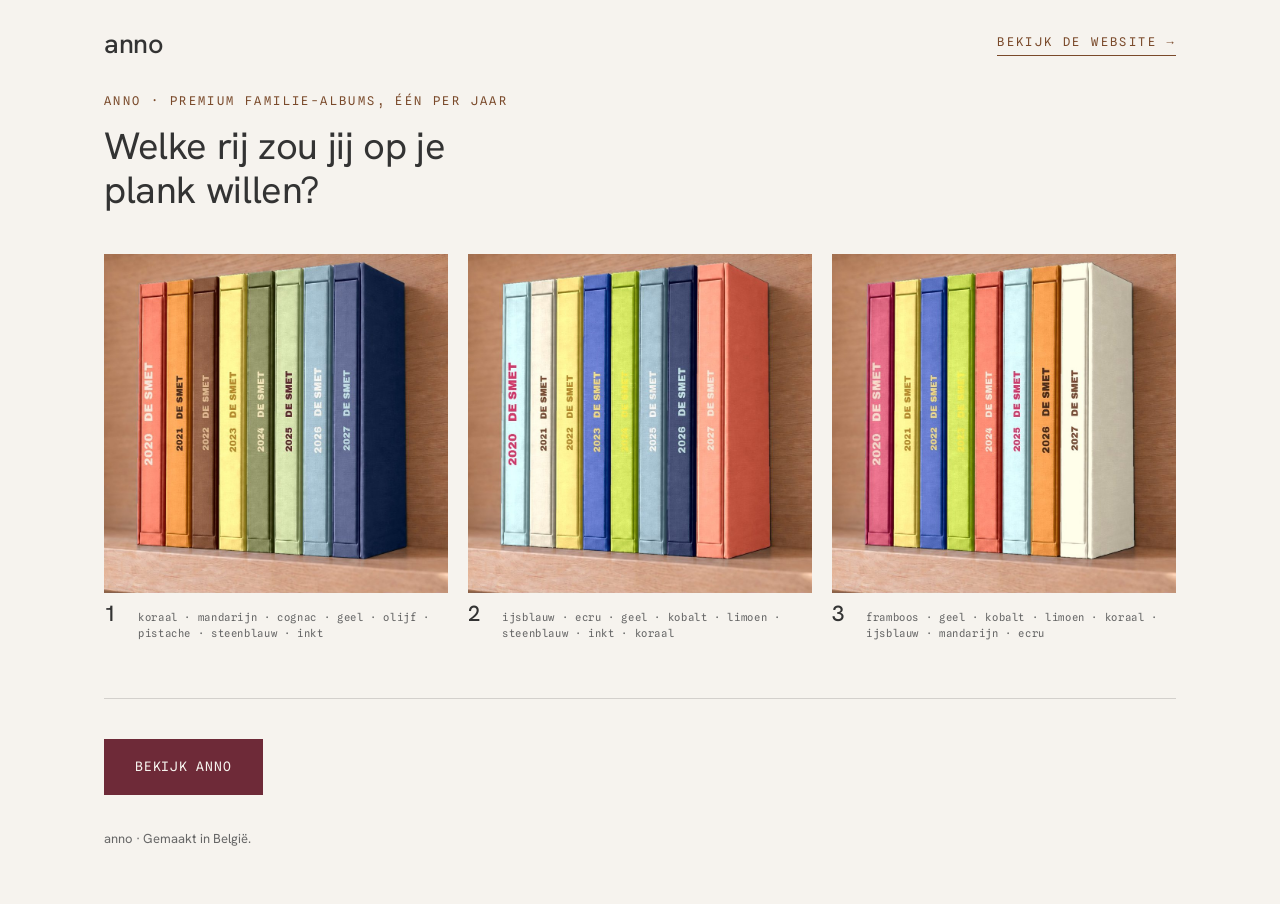
<file: rij/index.html>
<!DOCTYPE html>
<html lang="nl">
<head>
<meta charset="utf-8">
<meta name="viewport" content="width=device-width, initial-scale=1">
<title>anno · welke rij zou jij kiezen?</title>
<meta name="robots" content="noindex, nofollow">
<meta name="description" content="Drie kleurvolgordes voor de anno jaarboeken. Welke zou jij op je plank willen?">
<meta property="og:title" content="anno · welke rij zou jij kiezen?">
<meta property="og:description" content="Drie kleurvolgordes. Welke zou jij op je plank willen?">
<meta property="og:image" content="https://annoalbum.com/img/rij/1.jpg">
<link rel="icon" href="data:image/svg+xml,%3Csvg xmlns='http://www.w3.org/2000/svg' viewBox='0 0 64 64'%3E%3Crect width='64' height='64' rx='8' fill='%2322302A'/%3E%3Ctext x='32' y='44' font-family='Georgia,serif' font-size='36' fill='%23C7A867' text-anchor='middle'%3Ea%3C/text%3E%3C/svg%3E">
<link rel="preconnect" href="https://fonts.googleapis.com"><link rel="preconnect" href="https://fonts.gstatic.com" crossorigin>
<link href="https://fonts.googleapis.com/css2?family=Hanken+Grotesk:wght@400;500&family=Spline+Sans+Mono:wght@400;500&display=swap" rel="stylesheet">
<style>
:root{--bone:#F6F3EE;--ink:#333;--soft:#666;--line:rgba(51,51,51,.18);--pine:#22302A;--bordeaux:#6E2A38;--cognac:#7A4A2B;--pad:20px}
@media(min-width:760px){:root{--pad:40px}}
@media(min-width:1100px){:root{--pad:64px}}
*{box-sizing:border-box;margin:0;padding:0}
body{background:var(--bone);color:var(--ink);font-family:'Hanken Grotesk',system-ui,sans-serif;font-size:15px;line-height:1.5;-webkit-font-smoothing:antialiased}
img{display:block;max-width:100%}
.wrap{max-width:1200px;margin:0 auto;padding:0 var(--pad)}
.mono{font-family:'Spline Sans Mono',monospace;text-transform:uppercase;letter-spacing:.2em;font-size:12px;line-height:1.7}
.eyebrow{color:var(--cognac)}
a.tolink{color:var(--cognac);text-decoration:none;border-bottom:1px solid currentColor;padding-bottom:3px;white-space:nowrap}
a.tolink:hover{color:var(--bordeaux)}
.topnav{display:flex;justify-content:space-between;align-items:center;gap:20px;padding:24px 0 0}
.wordmark{font-size:27px;font-weight:500;letter-spacing:-.012em;color:var(--ink);text-decoration:none}
header{padding:26px 0 30px}
h1{font-weight:400;font-size:clamp(26px,3vw,38px);line-height:1.15;letter-spacing:-.01em;margin:14px 0 12px;max-width:20ch}
header p{color:var(--soft);max-width:54ch}

.grid{display:grid;grid-template-columns:repeat(3,minmax(0,1fr));gap:26px 20px;padding-bottom:16px}
@media(max-width:700px){.grid{grid-template-columns:1fr;gap:22px}}
figure{margin:0}
figure img{width:100%;background:#fff}
figcaption{display:flex;align-items:baseline;gap:12px;padding-top:10px}
figcaption .n{font-size:22px;font-weight:500;line-height:1;min-width:22px}
figcaption .c{font-family:'Spline Sans Mono',monospace;font-size:10.5px;letter-spacing:.06em;color:var(--soft);line-height:1.6}

.end{padding:40px 0 0;border-top:1px solid var(--line);margin-top:40px;display:flex;justify-content:flex-start;gap:24px}
.end h2{font-weight:400;font-size:clamp(20px,2.2vw,26px);max-width:24ch;letter-spacing:-.01em}
.end a.btn{display:inline-block;font-family:'Spline Sans Mono',monospace;font-size:13px;text-transform:uppercase;letter-spacing:.06em;
           padding:17px 30px;background:var(--bordeaux);color:var(--bone);text-decoration:none;border:1px solid var(--bordeaux);
           transition:background .2s,color .2s}
.end a.btn:hover{background:transparent;color:var(--bordeaux)}
footer{padding:34px 0 56px;color:var(--soft);font-size:13px}
</style>
</head>
<body>
<div class="wrap">

<nav class="topnav">
  <a class="wordmark" href="/">anno</a>
  <a class="tolink mono" href="/">Bekijk de website →</a>
</nav>

<header>
  <div class="mono eyebrow">anno · premium familie-albums, één per jaar</div>
  <h1>Welke rij zou jij op je plank willen?</h1>
</header>

<div class="grid">
  <figure><img src="../img/rij/1.jpg" alt="Rij 1" loading="lazy">
    <figcaption><span class="n">1</span><span class="c">koraal · mandarijn · cognac · geel · olijf · pistache · steenblauw · inkt</span></figcaption></figure>
  <figure><img src="../img/rij/2.jpg" alt="Rij 2" loading="lazy">
    <figcaption><span class="n">2</span><span class="c">ijsblauw · ecru · geel · kobalt · limoen · steenblauw · inkt · koraal</span></figcaption></figure>
  <figure><img src="../img/rij/3.jpg" alt="Rij 3" loading="lazy">
    <figcaption><span class="n">3</span><span class="c">framboos · geel · kobalt · limoen · koraal · ijsblauw · mandarijn · ecru</span></figcaption></figure>
</div>

<section class="end">
  <a class="btn" href="/">Bekijk anno</a>
</section>

<footer>anno · Gemaakt in België.</footer>
</div>
</body>
</html>
</file>
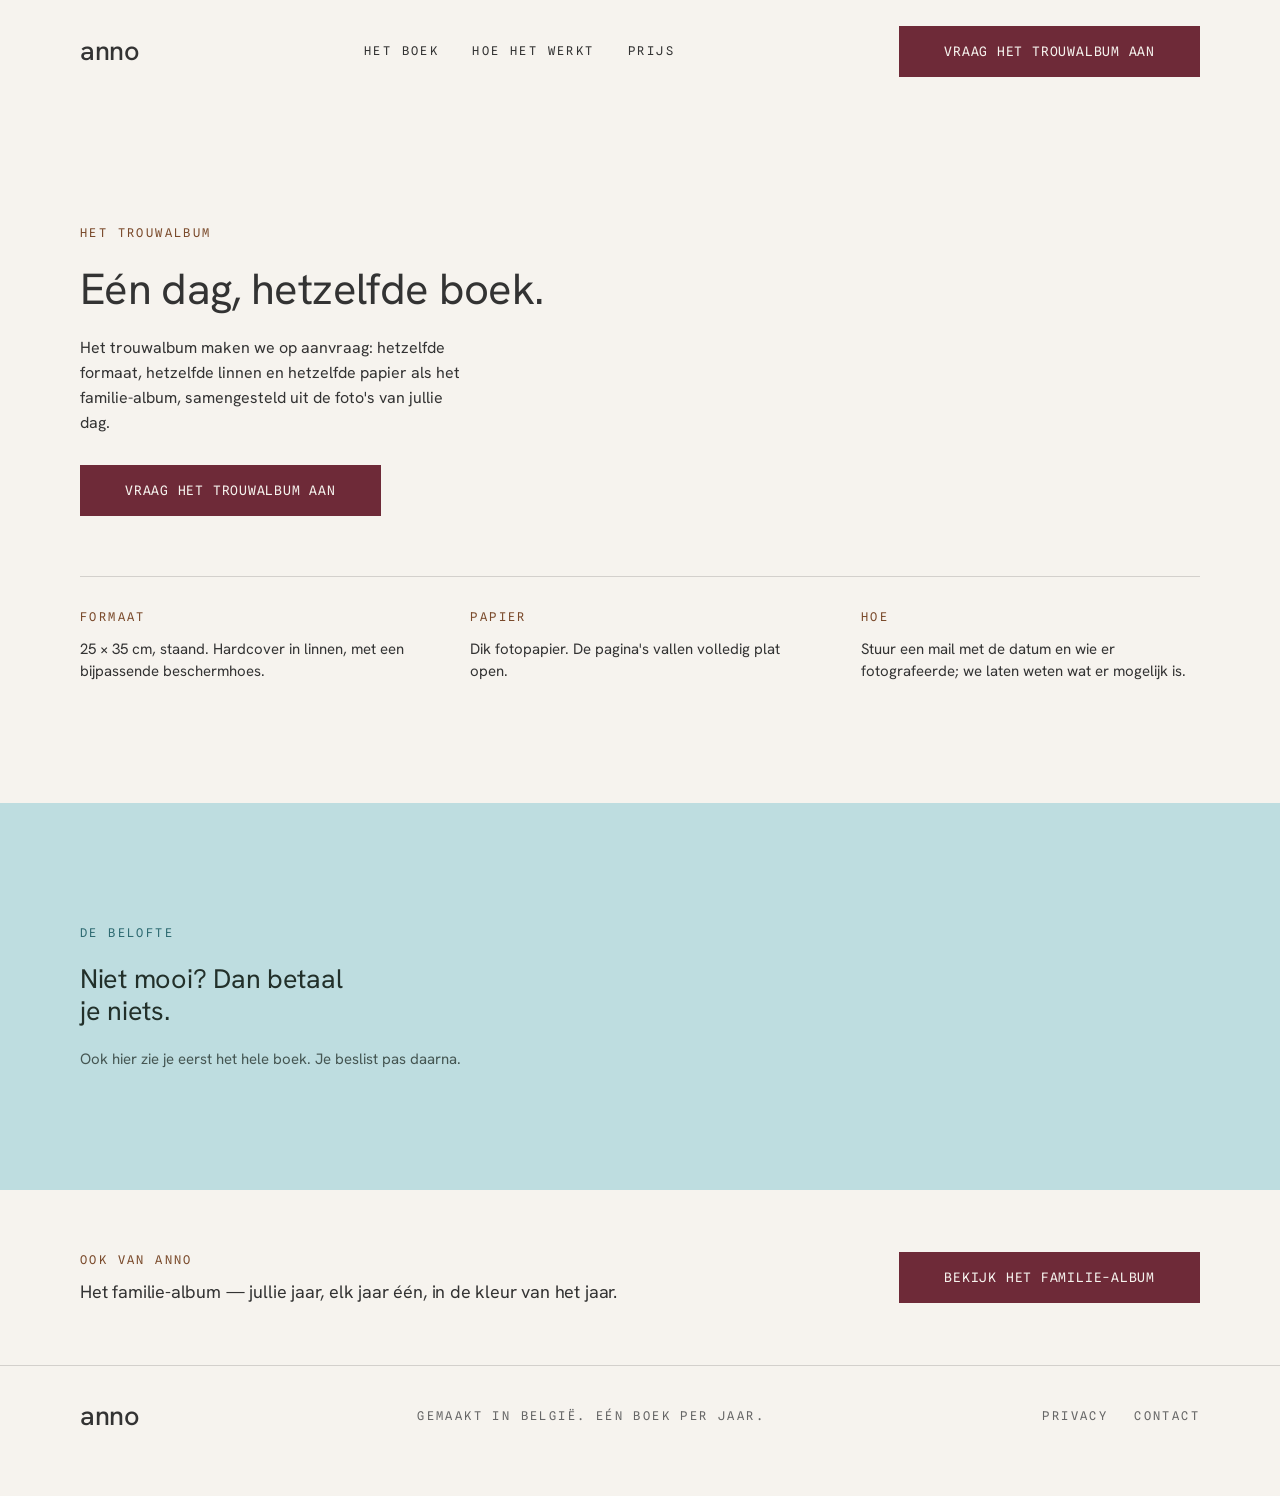
<file: trouw/index.html>
<!DOCTYPE html>
<html lang="nl">
<head>
<meta charset="utf-8">
<meta name="viewport" content="width=device-width, initial-scale=1">
<title>anno · het trouwalbum</title>
<meta name="description" content="Het trouwalbum van anno: hetzelfde boek, gemaakt van de foto's van jullie dag. Op aanvraag.">
<link rel="canonical" href="https://annoalbum.com/trouw/">
<link rel="icon" href="data:image/svg+xml,%3Csvg xmlns='http://www.w3.org/2000/svg' viewBox='0 0 64 64'%3E%3Crect width='64' height='64' rx='8' fill='%2322302A'/%3E%3Ctext x='32' y='44' font-family='Georgia,serif' font-size='36' fill='%23C7A867' text-anchor='middle'%3Ea%3C/text%3E%3C/svg%3E">
<link rel="preconnect" href="https://fonts.googleapis.com"><link rel="preconnect" href="https://fonts.gstatic.com" crossorigin>
<link href="https://fonts.googleapis.com/css2?family=Hanken+Grotesk:wght@400;500&family=Spline+Sans+Mono:wght@400;500&display=swap" rel="stylesheet">
<link rel="stylesheet" href="../assets/anno.css?v=4">
</head>
<body>

<nav class="nav">
  <a class="wordmark" href="/">anno</a>
  <div class="links mono">
    <a href="/#boek">Het boek</a>
    <a href="/#hoe">Hoe het werkt</a>
    <a href="/#prijs">Prijs</a>
  </div>
  <a class="btn dark" href="mailto:hallo@annoalbum.com?subject=Trouwalbum">Vraag het trouwalbum aan</a>
</nav>

<section class="sec">
  <div class="statement" style="margin-bottom:var(--sec-m)">
    <div class="mono eyebrow">Het trouwalbum</div>
    <h1 class="h h1">Eén dag, hetzelfde boek.</h1>
    <p class="lead">Het trouwalbum maken we op aanvraag: hetzelfde formaat, hetzelfde linnen en hetzelfde papier als het familie-album, samengesteld uit de foto's van jullie dag.</p>
    <a class="btn dark" style="margin-top:8px" href="mailto:hallo@annoalbum.com?subject=Trouwalbum">Vraag het trouwalbum aan</a>
  </div>
  <div class="specs">
    <div><div class="mono eyebrow k">Formaat</div><div class="v">25 × 35 cm, staand. Hardcover in linnen, met een bijpassende beschermhoes.</div></div>
    <div><div class="mono eyebrow k">Papier</div><div class="v">Dik fotopapier. De pagina's vallen volledig plat open.</div></div>
    <div><div class="mono eyebrow k">Hoe</div><div class="v">Stuur een mail met de datum en wie er fotografeerde; we laten weten wat er mogelijk is.</div></div>
  </div>
</section>

<section class="promise">
  <div class="in">
    <div class="mono">De belofte</div>
    <h2 class="h h2">Niet mooi? Dan betaal je niets.</h2>
    <p>Ook hier zie je eerst het hele boek. Je beslist pas daarna.</p>
  </div>
</section>

<section class="cross">
  <div>
    <div class="mono eyebrow" style="margin-bottom:10px">Ook van anno</div>
    <h3 class="h h3">Het familie-album — jullie jaar, elk jaar één, in de kleur van het jaar.</h3>
  </div>
  <a class="btn dark" href="/">Bekijk het familie-album</a>
</section>

<footer class="foot">
  <div class="wordmark">anno</div>
  <div class="mono">Gemaakt in België. Eén boek per jaar.</div>
  <div class="links mono"><a href="/#privacy">Privacy</a><a href="mailto:hallo@annoalbum.com">Contact</a></div>
</footer>

</body>
</html>
</file>
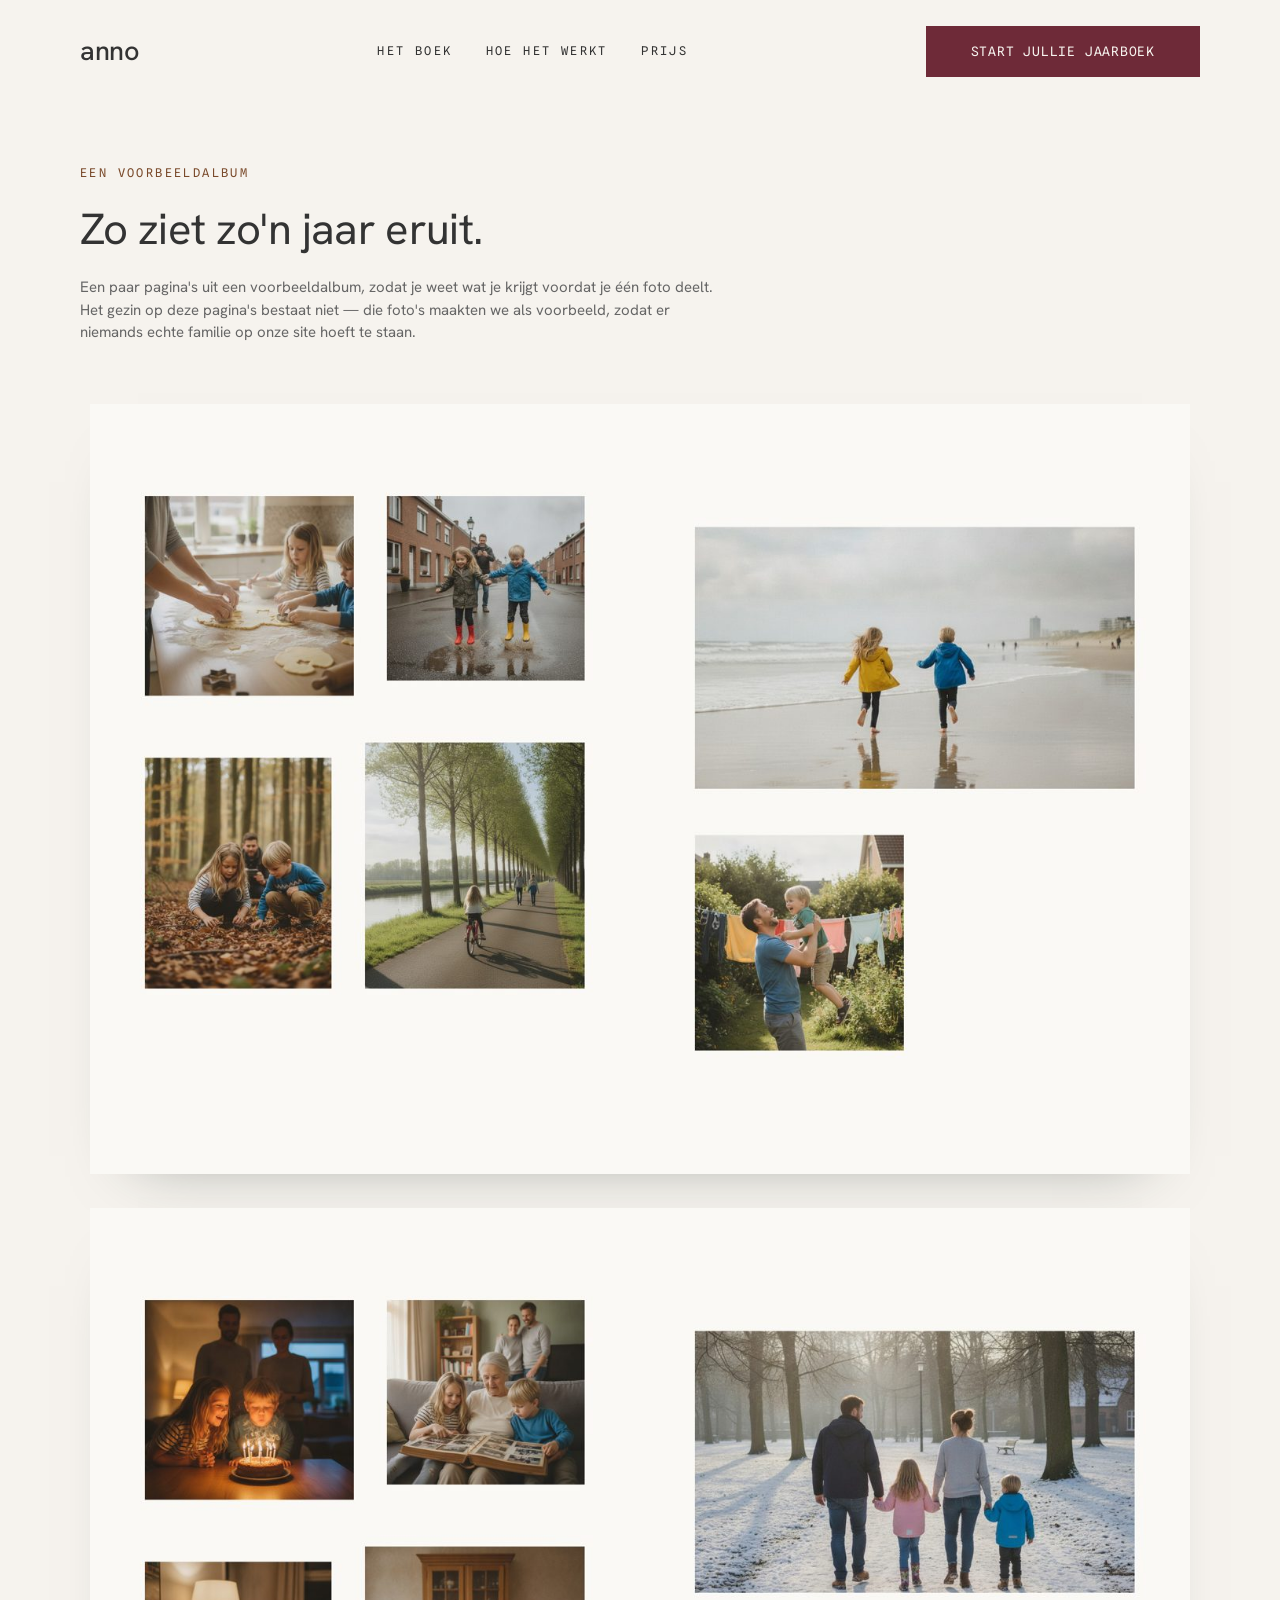
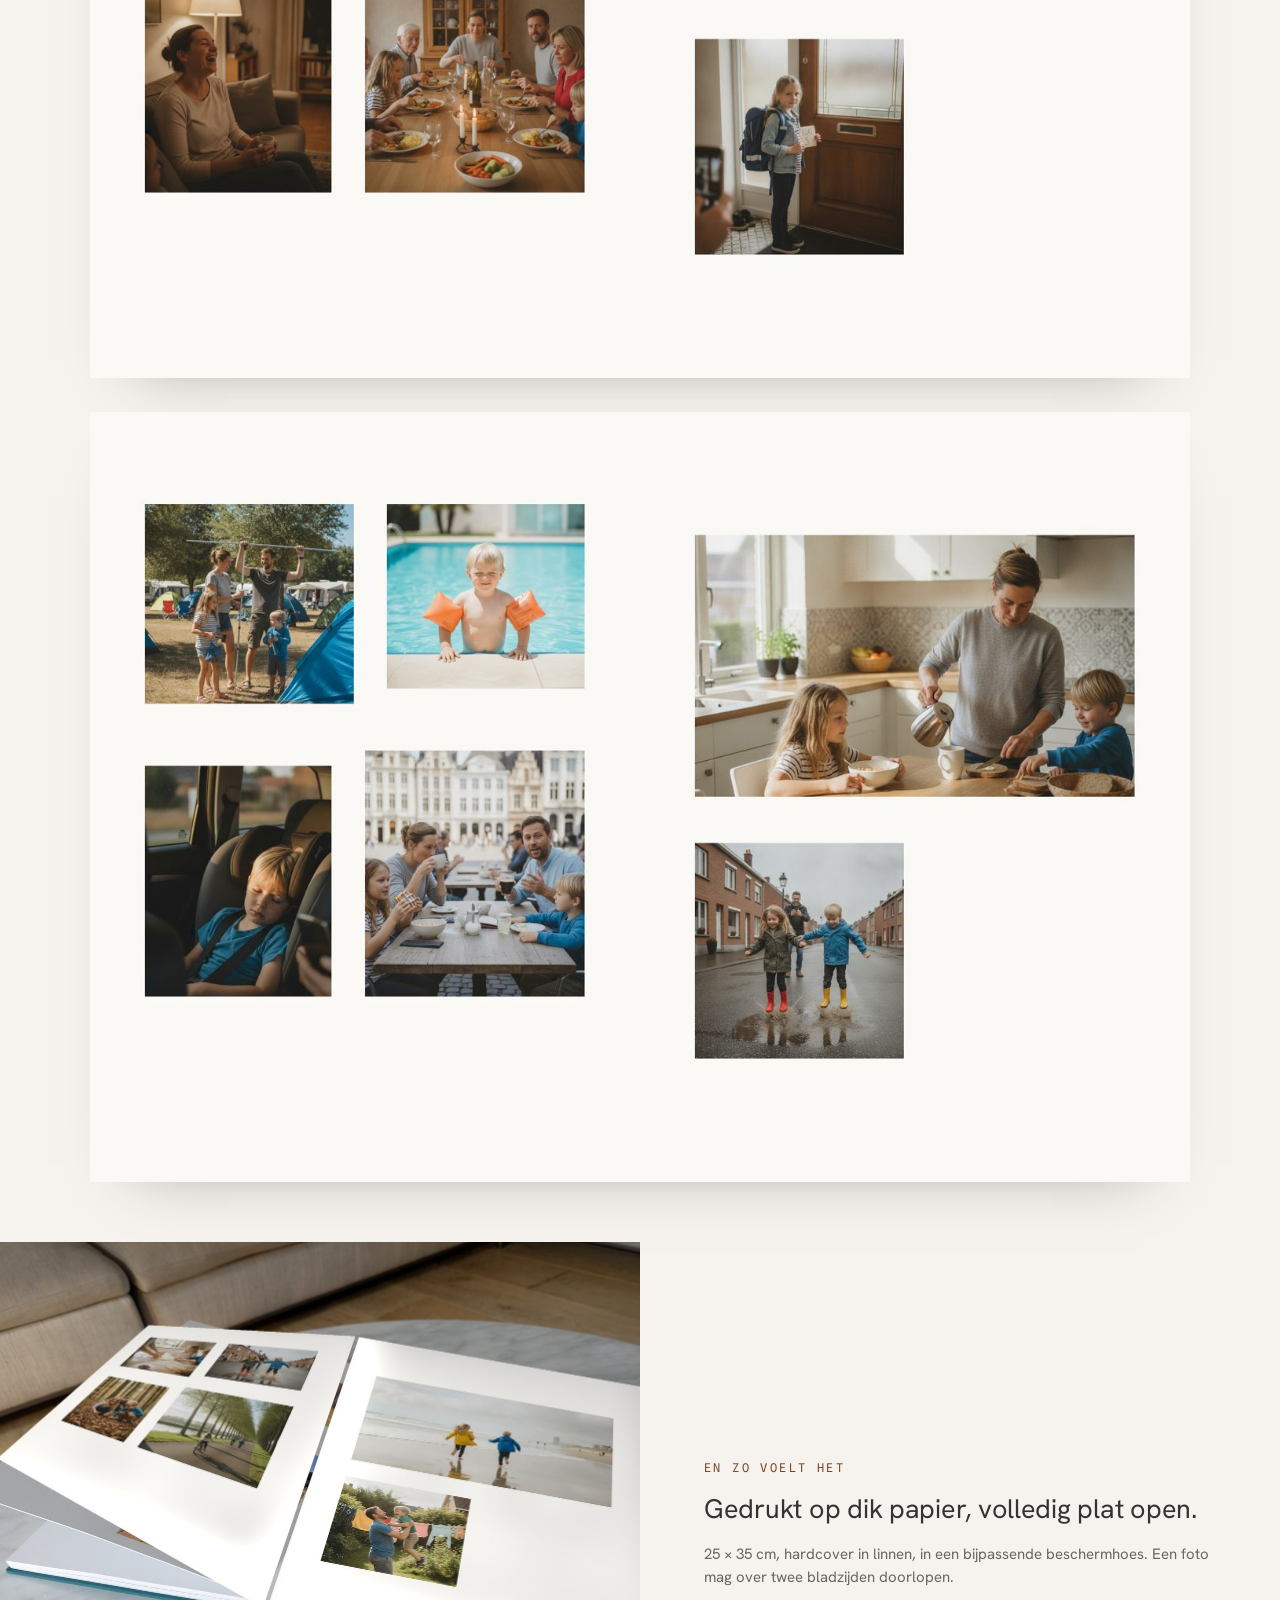
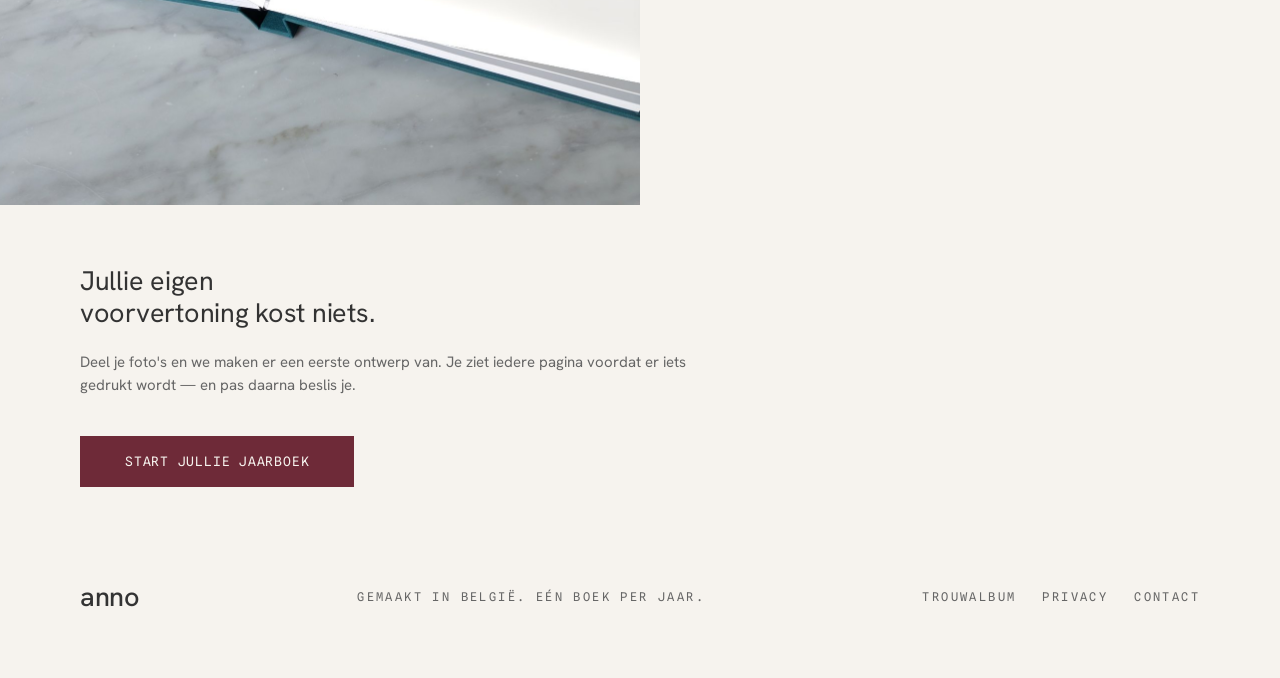
<file: voorbeeld/index.html>
<!DOCTYPE html>
<html lang="nl">
<head>
<meta charset="utf-8">
<meta name="viewport" content="width=device-width, initial-scale=1">
<title>anno · een voorbeeldalbum</title>
<meta name="description" content="Zo ziet een anno jaarboek eruit: een paar pagina's uit een voorbeeldalbum, en het gedrukte boek zelf.">
<link rel="canonical" href="https://annoalbum.com/voorbeeld/">
<meta property="og:title" content="anno · een voorbeeldalbum">
<meta property="og:description" content="Zo ziet zo'n jaar eruit — voordat je één foto deelt.">
<meta property="og:image" content="https://annoalbum.com/img/voorbeeld/boek-open.jpg">
<link rel="icon" href="data:image/svg+xml,%3Csvg xmlns='http://www.w3.org/2000/svg' viewBox='0 0 64 64'%3E%3Crect width='64' height='64' rx='8' fill='%2322302A'/%3E%3Ctext x='32' y='44' font-family='Georgia,serif' font-size='36' fill='%23C7A867' text-anchor='middle'%3Ea%3C/text%3E%3C/svg%3E">
<link rel="preconnect" href="https://fonts.googleapis.com"><link rel="preconnect" href="https://fonts.gstatic.com" crossorigin>
<link href="https://fonts.googleapis.com/css2?family=Hanken+Grotesk:wght@400;500&family=Spline+Sans+Mono:wght@400;500&display=swap" rel="stylesheet">
<link rel="stylesheet" href="../assets/anno.css?v=6">
<style>
.spreads{display:flex;flex-direction:column;gap:clamp(18px,3vw,34px);max-width:1100px;margin:0 auto}
.spreads img{width:100%;box-shadow:0 30px 60px -48px rgba(34,48,42,.5)}
</style>
</head>
<body>

<nav class="nav">
  <a class="wordmark" href="/">anno</a>
  <div class="links mono">
    <a href="/#boek">Het boek</a>
    <a href="/#hoe">Hoe het werkt</a>
    <a href="/#prijs">Prijs</a>
  </div>
  <a class="btn dark" href="https://upload.annoalbum.com/">Start jullie jaarboek</a>
</nav>

<section class="sec tight">
  <div class="statement">
    <div class="mono eyebrow">Een voorbeeldalbum</div>
    <h1 class="h h1">Zo ziet zo'n jaar eruit.</h1>
    <p class="p soft">Een paar pagina's uit een voorbeeldalbum, zodat je weet wat je krijgt voordat je één foto deelt. Het gezin op deze pagina's bestaat niet — die foto's maakten we als voorbeeld, zodat er niemands echte familie op onze site hoeft te staan.</p>
  </div>
</section>

<section class="sec tight" style="padding-top:0">
  <div class="spreads">
    <img src="../img/voorbeeld/spread-1.jpg" alt="Voorbeeldpagina's uit een jaarboek" loading="lazy">
    <img src="../img/voorbeeld/spread-2.jpg" alt="Voorbeeldpagina's uit een jaarboek" loading="lazy">
    <img src="../img/voorbeeld/spread-3.jpg" alt="Voorbeeldpagina's uit een jaarboek" loading="lazy">
  </div>
</section>

<section class="split">
  <img src="../img/voorbeeld/boek-open.jpg" alt="Het gedrukte album, open op een dubbele pagina">
  <div class="txt">
    <div class="mono eyebrow">En zo voelt het</div>
    <h2 class="h h2">Gedrukt op dik papier, volledig plat open.</h2>
    <p class="p soft">25 × 35 cm, hardcover in linnen, in een bijpassende beschermhoes. Een foto mag over twee bladzijden doorlopen.</p>
  </div>
</section>

<section class="sec tight">
  <div class="statement">
    <h2 class="h h2">Jullie eigen voorvertoning kost niets.</h2>
    <p class="p soft" style="margin-bottom:18px">Deel je foto's en we maken er een eerste ontwerp van. Je ziet iedere pagina voordat er iets gedrukt wordt — en pas daarna beslis je.</p>
    <a class="btn dark" href="https://upload.annoalbum.com/">Start jullie jaarboek</a>
  </div>
</section>

<footer class="foot">
  <div class="wordmark">anno</div>
  <div class="mono">Gemaakt in België. Eén boek per jaar.</div>
  <div class="links mono"><a href="/trouw/">Trouwalbum</a><a href="/#privacy">Privacy</a><a href="mailto:hallo@annoalbum.com">Contact</a></div>
</footer>

</body>
</html>
</file>
<file: assets/anno.css>
/* anno — one homepage, one ground, quiet register.
   Calibrated against Aesop, Smythson, Kinfolk, Mytheresa and Artifact Uprising (2026-09-24 research):
   - largest type on the page is 44px, section headings 28px, body 15px/1.5
   - one background colour for the whole site; exactly one saturated full-bleed section (pine)
   - buttons: no radius, 13px, uppercase at 6% tracking — one register, committed
   - section rhythm in three steps only: 120 / 60 / 30
   - the seven product colours appear as swatches and photography, never as section grounds */

:root{
  --bone:#F6F3EE;            /* chroma 8, luminance 244 — inside the observed band */
  --ink:#333;                /* Aesop sets body in near-black, not black */
  --soft:#666;
  --line:rgba(51,51,51,.18);
  --pine:#22302A;            /* ink on light ground, and the dark button */
  --ijsblauw:#BEDDE0;        /* 2025 — the one coloured full-bleed section */
  --gold:#C7A867;
  --bordeaux:#6E2A38;        /* 2026 — the action colour: the book on the hero */
  --cognac:#7A4A2B;          /* accent, one job only: eyebrows */
  --pad:20px;
  --sec:64px; --sec-m:40px; --sec-s:24px;
  --maxw:1440px; --measure:640px;
  --ease:cubic-bezier(.215,.61,.355,1);
}
@media(min-width:760px){:root{--pad:40px;--sec:96px;--sec-m:52px}}
@media(min-width:1100px){:root{--pad:80px;--sec:120px;--sec-m:60px;--sec-s:30px}}

*{box-sizing:border-box;margin:0;padding:0}
html{scroll-behavior:smooth;-webkit-text-size-adjust:100%}
body{background:var(--bone);color:var(--ink);font-family:'Hanken Grotesk','Helvetica Neue',Arial,sans-serif;
     font-weight:400;font-size:15px;line-height:1.5;-webkit-font-smoothing:antialiased}
img,video{display:block;max-width:100%}
a{color:inherit;text-decoration:none}
::selection{background:var(--gold);color:var(--pine)}
.wrap{max-width:var(--maxw);margin:0 auto}

/* ---- type: nothing above 44px ---- */
.h{font-weight:400;letter-spacing:-.01em;line-height:1.2;text-wrap:pretty}
.h1{font-size:clamp(30px,3.4vw,44px);line-height:1.12;letter-spacing:-.015em}
.h2{font-size:clamp(22px,2.1vw,28px)}
.h3{font-size:18px;line-height:1.35}
.p{font-size:15px;line-height:1.5;color:var(--ink);max-width:var(--measure)}
.p+.p{margin-top:30px}
.p.soft{color:var(--soft)}
.lead{font-size:16px;line-height:1.55;max-width:44ch}
.mono{font-family:'Spline Sans Mono','Courier New',monospace;text-transform:uppercase;
      letter-spacing:.2em;font-size:12px;line-height:1.7}
.eyebrow{color:var(--cognac)}
.wordmark{font-size:27px;font-weight:500;letter-spacing:-.012em}

/* ---- buttons: radius 0, 13px, uppercase at 6% ---- */
.btn{display:inline-block;font-family:'Spline Sans Mono','Courier New',monospace;font-size:13px;
     text-transform:uppercase;letter-spacing:.06em;line-height:1;padding:18px 44px;border-radius:0;
     border:1px solid transparent;transition:background .25s var(--ease),color .25s var(--ease),border-color .25s var(--ease)}
.btn.dark{background:var(--bordeaux);color:var(--bone)}
.btn.dark:hover{background:transparent;border-color:var(--bordeaux);color:var(--bordeaux)}
.btn.light{background:var(--bone);color:var(--pine)}
.btn.light:hover{background:transparent;border-color:var(--bone);color:var(--bone)}
.btn.outline{background:none;border-color:var(--ink);color:var(--ink)}
.btn.outline:hover{background:var(--ink);color:var(--bone)}
.link{border-bottom:1px solid currentColor;padding-bottom:3px;font-family:'Spline Sans Mono','Courier New',monospace;
      font-size:13px;text-transform:uppercase;letter-spacing:.06em}
.cta-pair{display:flex;align-items:center;gap:clamp(16px,2.4vw,30px);flex-wrap:wrap}
.founder{margin-top:26px;padding-top:22px;border-top:1px solid rgba(34,48,42,.22);max-width:var(--measure)}
.founder p{font-size:15px;line-height:1.5}
.founder a{border-bottom:1px solid currentColor;padding-bottom:2px}

/* ---- nav: five items, not sticky, no promo bar ---- */
.nav{display:flex;justify-content:space-between;align-items:center;gap:24px;
     padding:26px var(--pad);max-width:var(--maxw);margin:0 auto}
.nav .links{display:flex;gap:clamp(18px,2.6vw,34px);align-items:center}
.nav .links a:hover{color:var(--cognac)}
@media(max-width:820px){.nav .links{display:none}}

/* ---- hero: contained full-width, inset by the page gutter ---- */
.hero{position:relative;padding:0 var(--pad) var(--sec-m);max-width:var(--maxw);margin:0 auto}
.hero .frame{position:relative;height:min(76vh,760px);overflow:hidden;color:var(--bone)}
.hero .frame>img{position:absolute;inset:0;width:100%;height:100%;object-fit:cover}
.hero .shade{position:absolute;inset:0;background:
  linear-gradient(100deg,rgba(34,48,42,.62) 0%,rgba(34,48,42,.28) 38%,rgba(34,48,42,0) 62%),
  linear-gradient(180deg,rgba(34,48,42,0) 45%,rgba(34,48,42,.5) 100%)}
.hero .in{position:absolute;left:var(--pad);right:var(--pad);bottom:var(--sec-m);color:var(--bone);
          display:flex;flex-direction:column;gap:20px;padding:clamp(28px,4vw,52px)}
.hero .in .h1{max-width:19ch}
.hero .in .lead{color:var(--bone);opacity:.94;max-width:34ch}
.hero .in .btn{align-self:flex-start;margin-top:6px}
/* on a phone the copy will not sit over the object legibly, so it drops below the photograph */
@media(max-width:760px){
  .hero .frame{height:min(56vh,460px)}
  .hero .shade{display:none}
  .hero .in{position:static;color:var(--ink);padding:26px 0 0;gap:16px}
  .hero .in .h1{max-width:none}
  .hero .in .lead{color:var(--soft);max-width:none}
}

/* ---- section rhythm ---- */
.sec{padding:var(--sec) var(--pad);max-width:var(--maxw);margin:0 auto}
.sec.tight{padding-top:var(--sec-m);padding-bottom:var(--sec-m)}
.sec.flush{padding-left:0;padding-right:0}

/* statement */
.statement{display:flex;flex-direction:column;gap:22px;align-items:flex-start}
.statement .h2{max-width:20ch}

/* spec triplet — what stands in for reviews */
.specs{display:grid;grid-template-columns:repeat(3,minmax(0,1fr));gap:clamp(24px,4vw,64px);
       border-top:1px solid var(--line);padding-top:30px}
.specs .k{margin-bottom:10px}
.specs .v{font-size:15px;line-height:1.5;color:var(--ink)}
@media(max-width:760px){.specs{grid-template-columns:1fr;gap:26px}}

/* 50/50 editorial slice, alternating */
.split{display:grid;grid-template-columns:minmax(0,1fr) minmax(0,1fr);align-items:center;
       max-width:var(--maxw);margin:0 auto}
.split>img{width:100%;height:clamp(380px,44vw,620px);object-fit:cover}
.split .txt{padding:clamp(32px,5vw,72px)}
.split .txt .mono{margin-bottom:14px}
.split .txt .h2{margin-bottom:18px}
@media(max-width:820px){.split{grid-template-columns:1fr}.split>img{height:auto;aspect-ratio:4/3}
  .split.rev>img{order:-1}.split .txt{padding:32px var(--pad) 48px}}

/* trio of product frames, 1:1 and 4:5 */
.trio{display:grid;grid-template-columns:repeat(3,minmax(0,1fr));gap:2px;max-width:var(--maxw);margin:0 auto}
.trio img{width:100%;aspect-ratio:4/5;object-fit:cover}
@media(max-width:640px){.trio{grid-template-columns:repeat(2,minmax(0,1fr))}.trio img:nth-child(3){display:none}}

/* full-bleed band + caption */
.band{width:100%;height:clamp(340px,46vw,680px);object-fit:cover}
.caption{max-width:var(--maxw);margin:0 auto;padding:var(--sec-m) var(--pad) 0;
         display:grid;grid-template-columns:minmax(0,1fr) minmax(0,1fr);gap:48px;align-items:start}
@media(max-width:820px){.caption{grid-template-columns:1fr;gap:14px}}

/* the seven colours — swatch row, the way the category actually shows a range */
.swatches{display:grid;grid-template-columns:repeat(8,minmax(0,1fr));gap:2px}
.sw{aspect-ratio:5/7;position:relative;overflow:hidden}
.sw .t{position:absolute;left:8%;top:6%;font-family:Anton,Impact,sans-serif;
       font-size:clamp(20px,3.4vw,46px);line-height:1}
.sw .y{position:absolute;right:8%;top:26%;font-family:'Archivo Black','Arial Black',sans-serif;
       font-size:clamp(7px,.9vw,12px)}
.sw .a{position:absolute;left:0;right:0;bottom:7%;text-align:center;font-size:clamp(7px,.75vw,11px);font-weight:500}
.swatch-cap{display:flex;justify-content:space-between;gap:24px;flex-wrap:wrap;padding-top:18px}
.swatch-cap span{font-size:15px;color:var(--soft)}
@media(max-width:900px){.swatches{grid-template-columns:repeat(4,minmax(0,1fr))}}

/* how it works + price — price at 24px, never the loudest thing on the page */
.howprice{display:grid;grid-template-columns:repeat(12,minmax(0,1fr));gap:clamp(24px,3vw,48px)}
.how{grid-column:span 7;display:flex;flex-direction:column;gap:30px}
.step{display:flex;gap:24px;align-items:baseline;border-top:1px solid var(--line);padding-top:20px}
.step .n{font-size:15px;color:var(--cognac);width:34px;flex:none;
         font-family:'Spline Sans Mono',monospace;letter-spacing:.1em}
.step h3{margin-bottom:6px}
.step p{font-size:15px;line-height:1.5;color:var(--soft);max-width:46ch}
.price{grid-column:9/span 4;border-left:1px solid var(--line);padding-left:clamp(24px,2.4vw,40px)}
.price .amount{font-size:24px;font-weight:500;line-height:1.33;padding-bottom:30px}
.price p{font-size:15px;line-height:1.5;color:var(--soft);margin-bottom:30px}
@media(max-width:820px){.how,.price{grid-column:span 12}
  .price{border-left:0;border-top:1px solid var(--line);padding-left:0;padding-top:30px;margin-top:10px}}

/* service band — courtesy stated as fact, the Aesop/Smythson substitute for social proof */
.service{display:grid;grid-template-columns:repeat(3,minmax(0,1fr));gap:clamp(24px,4vw,64px);
         border-top:1px solid var(--line);border-bottom:1px solid var(--line);
         padding:var(--sec-m) var(--pad);max-width:var(--maxw);margin:0 auto}
.service .k{margin-bottom:8px}
.service p{font-size:15px;line-height:1.5;color:var(--soft)}
@media(max-width:760px){.service{grid-template-columns:1fr;gap:24px}}

/* the one coloured full-bleed section — 2025 ijsblauw, a colour off the shelf rather than an outside brand green */
.promise{background:var(--ijsblauw);color:var(--pine)}
.promise .in{max-width:var(--maxw);margin:0 auto;padding:var(--sec) var(--pad);
             display:flex;flex-direction:column;gap:20px;align-items:flex-start}
.promise .h2{max-width:20ch}
.promise p{color:rgba(34,48,42,.78);max-width:var(--measure);font-size:15px;line-height:1.5}
.promise .mono{color:#2F6B72}

/* cross-link + footer */
.cross{max-width:var(--maxw);margin:0 auto;padding:var(--sec-m) var(--pad);
       display:flex;justify-content:space-between;align-items:center;gap:32px;border-bottom:1px solid var(--line)}
@media(max-width:640px){.cross{flex-direction:column;align-items:flex-start;gap:20px}}
.foot{max-width:var(--maxw);margin:0 auto;padding:var(--sec-s) var(--pad) var(--sec-m);
      display:flex;justify-content:space-between;align-items:center;gap:24px;flex-wrap:wrap}
.foot .mono{color:var(--soft);font-size:12px}
.foot .links{display:flex;gap:26px}

@media(prefers-reduced-motion:reduce){*{transition:none!important}}

/* ---- small screens: the CTA is the widest thing on the page, so it sets the floor ---- */
@media(max-width:560px){
  .btn{padding:16px 20px;font-size:12px;letter-spacing:.05em}
  .nav{padding:20px var(--pad);gap:12px}
  .nav .wordmark{font-size:23px}
  .hero .in{padding:24px 22px 26px}
  .hero .in .h1{max-width:none}
  .hero .in .lead{max-width:none;font-size:15px}
  .caption{padding-left:var(--pad);padding-right:var(--pad)}
  .swatch-cap{flex-direction:column;gap:6px}
}
html,body{overflow-x:clip}
</file>
